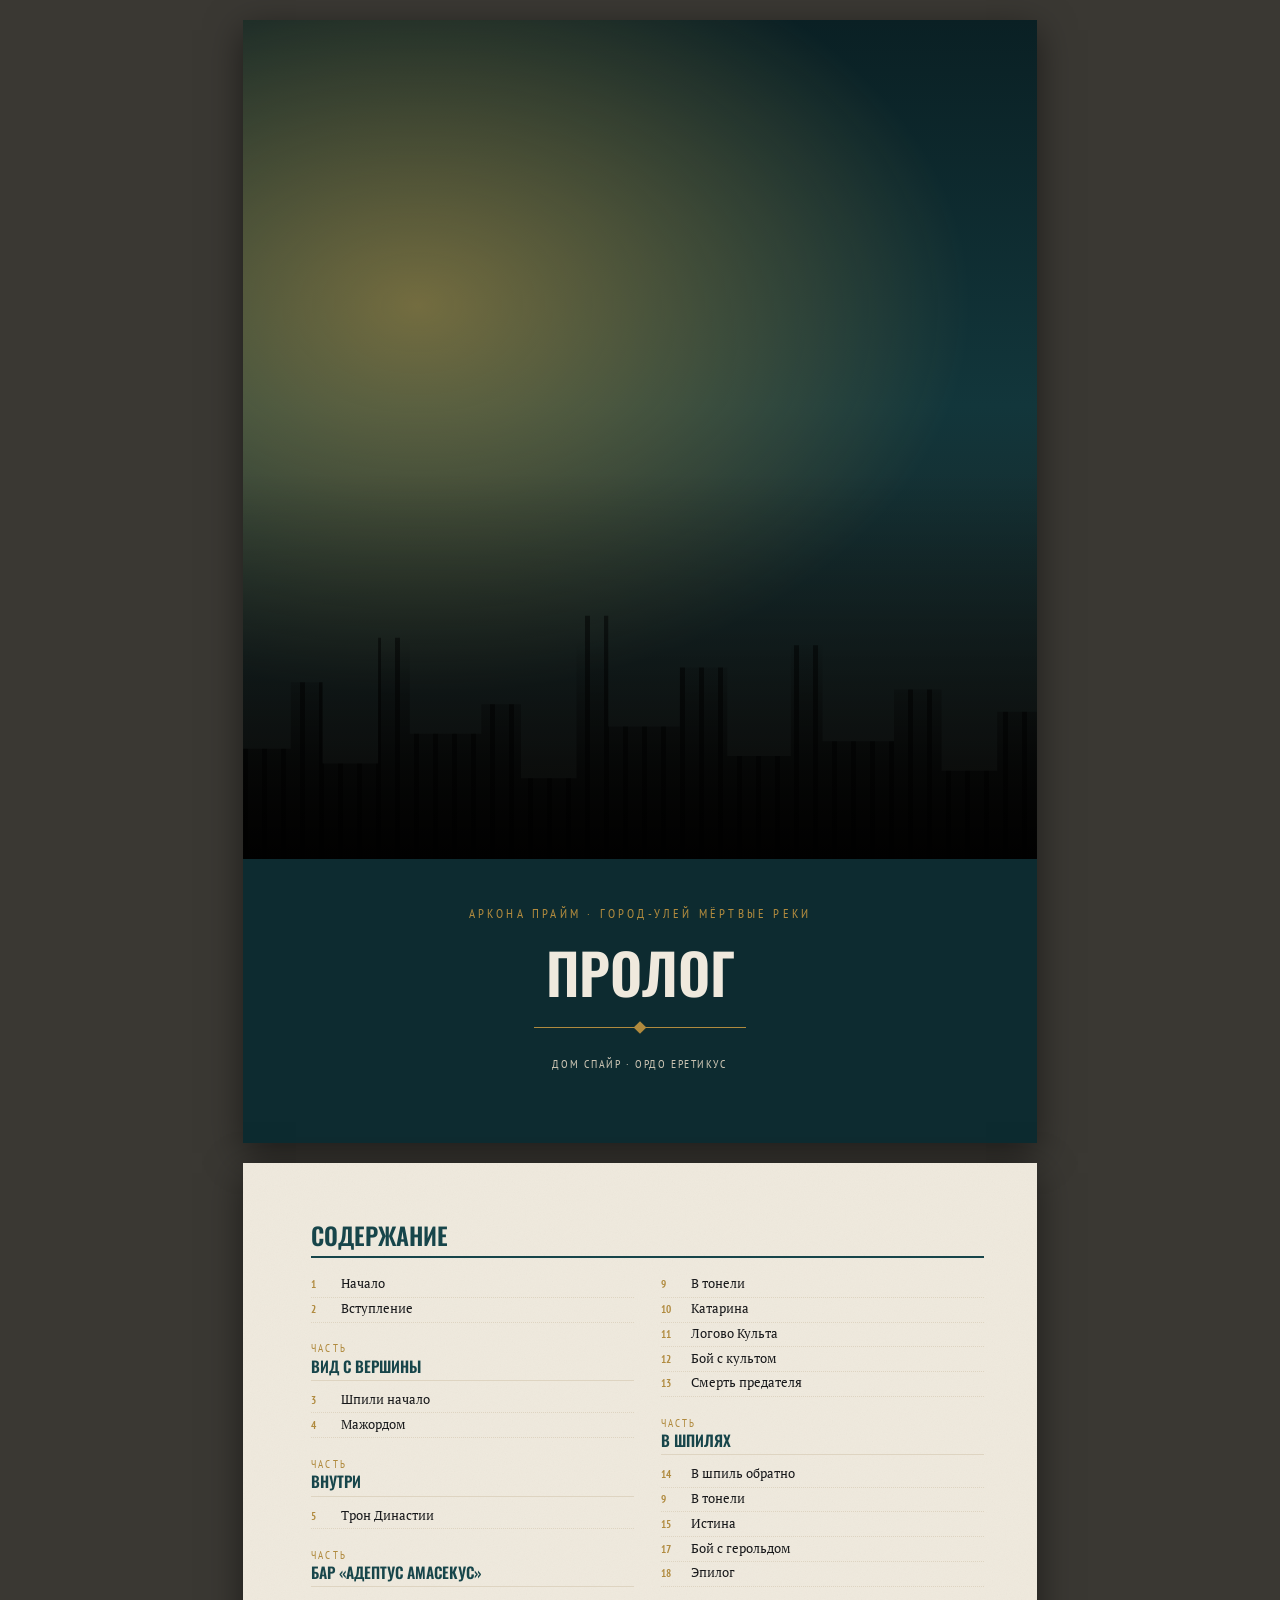
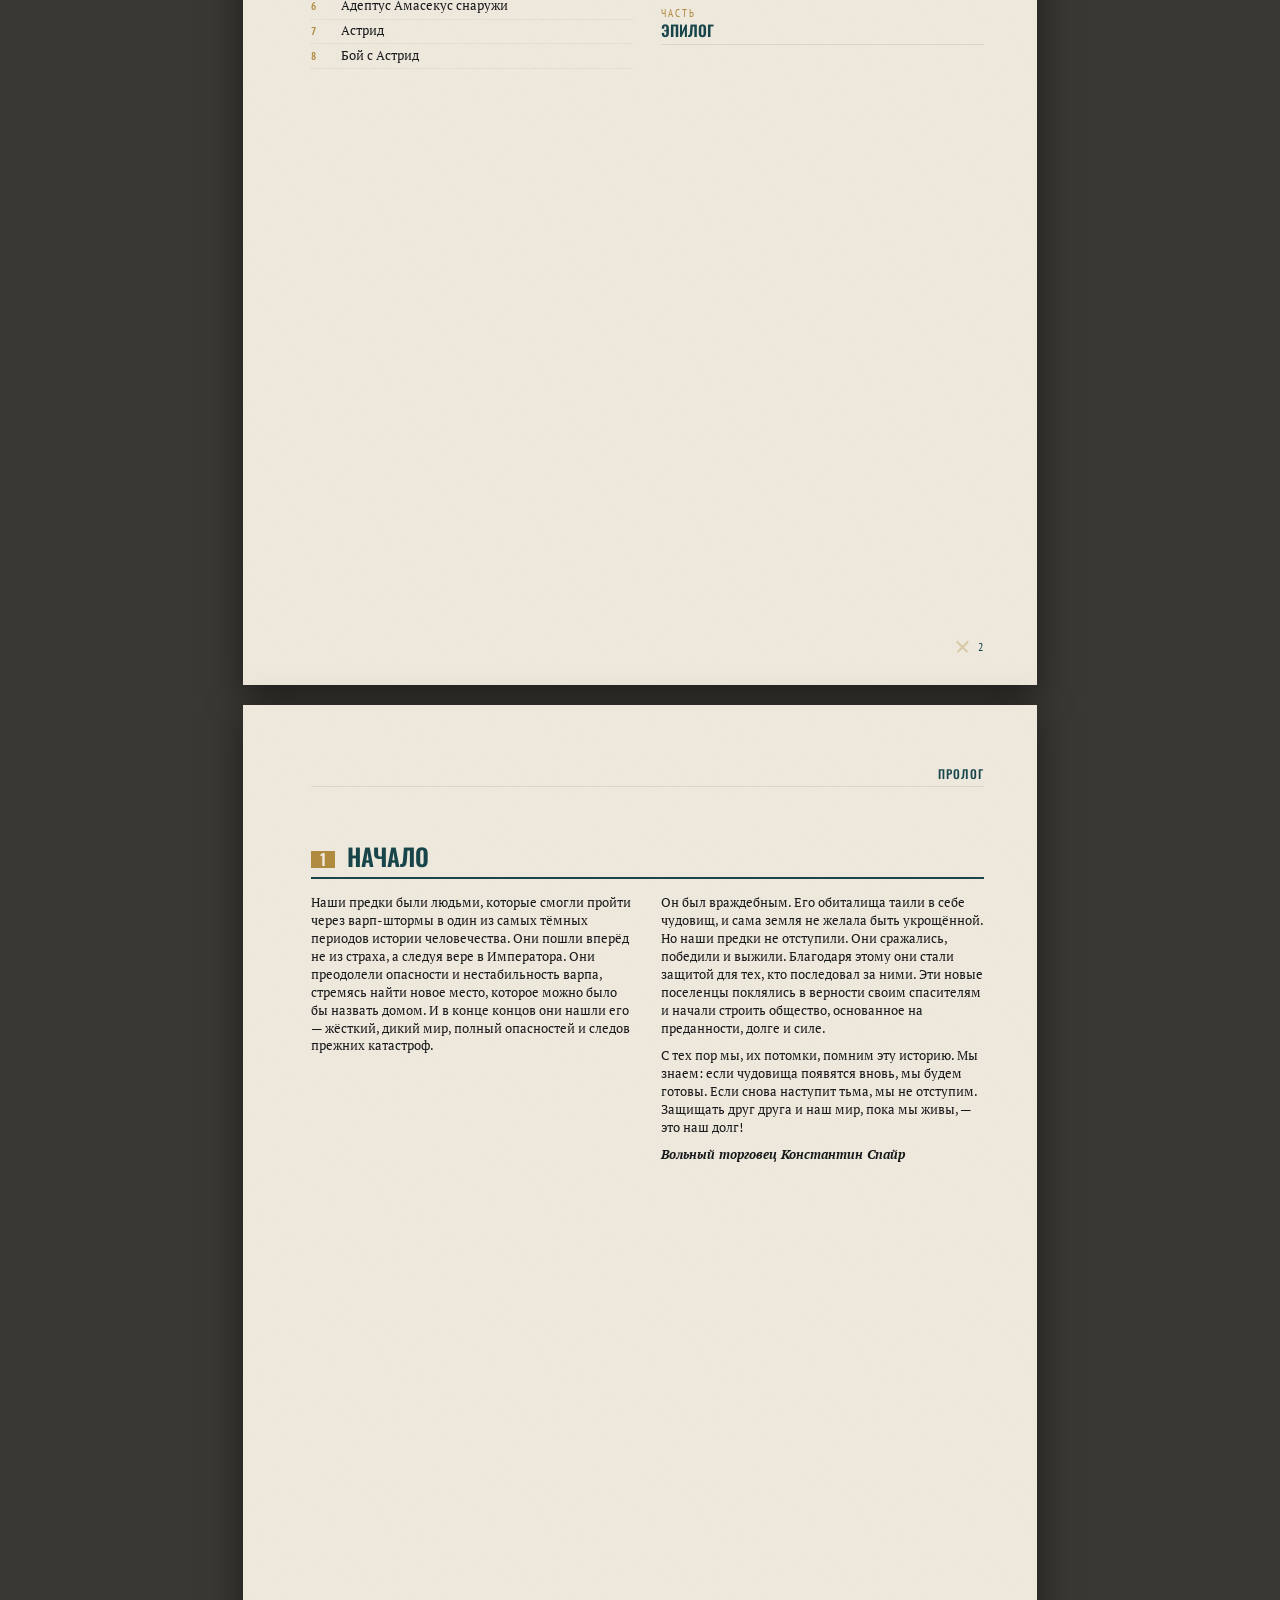
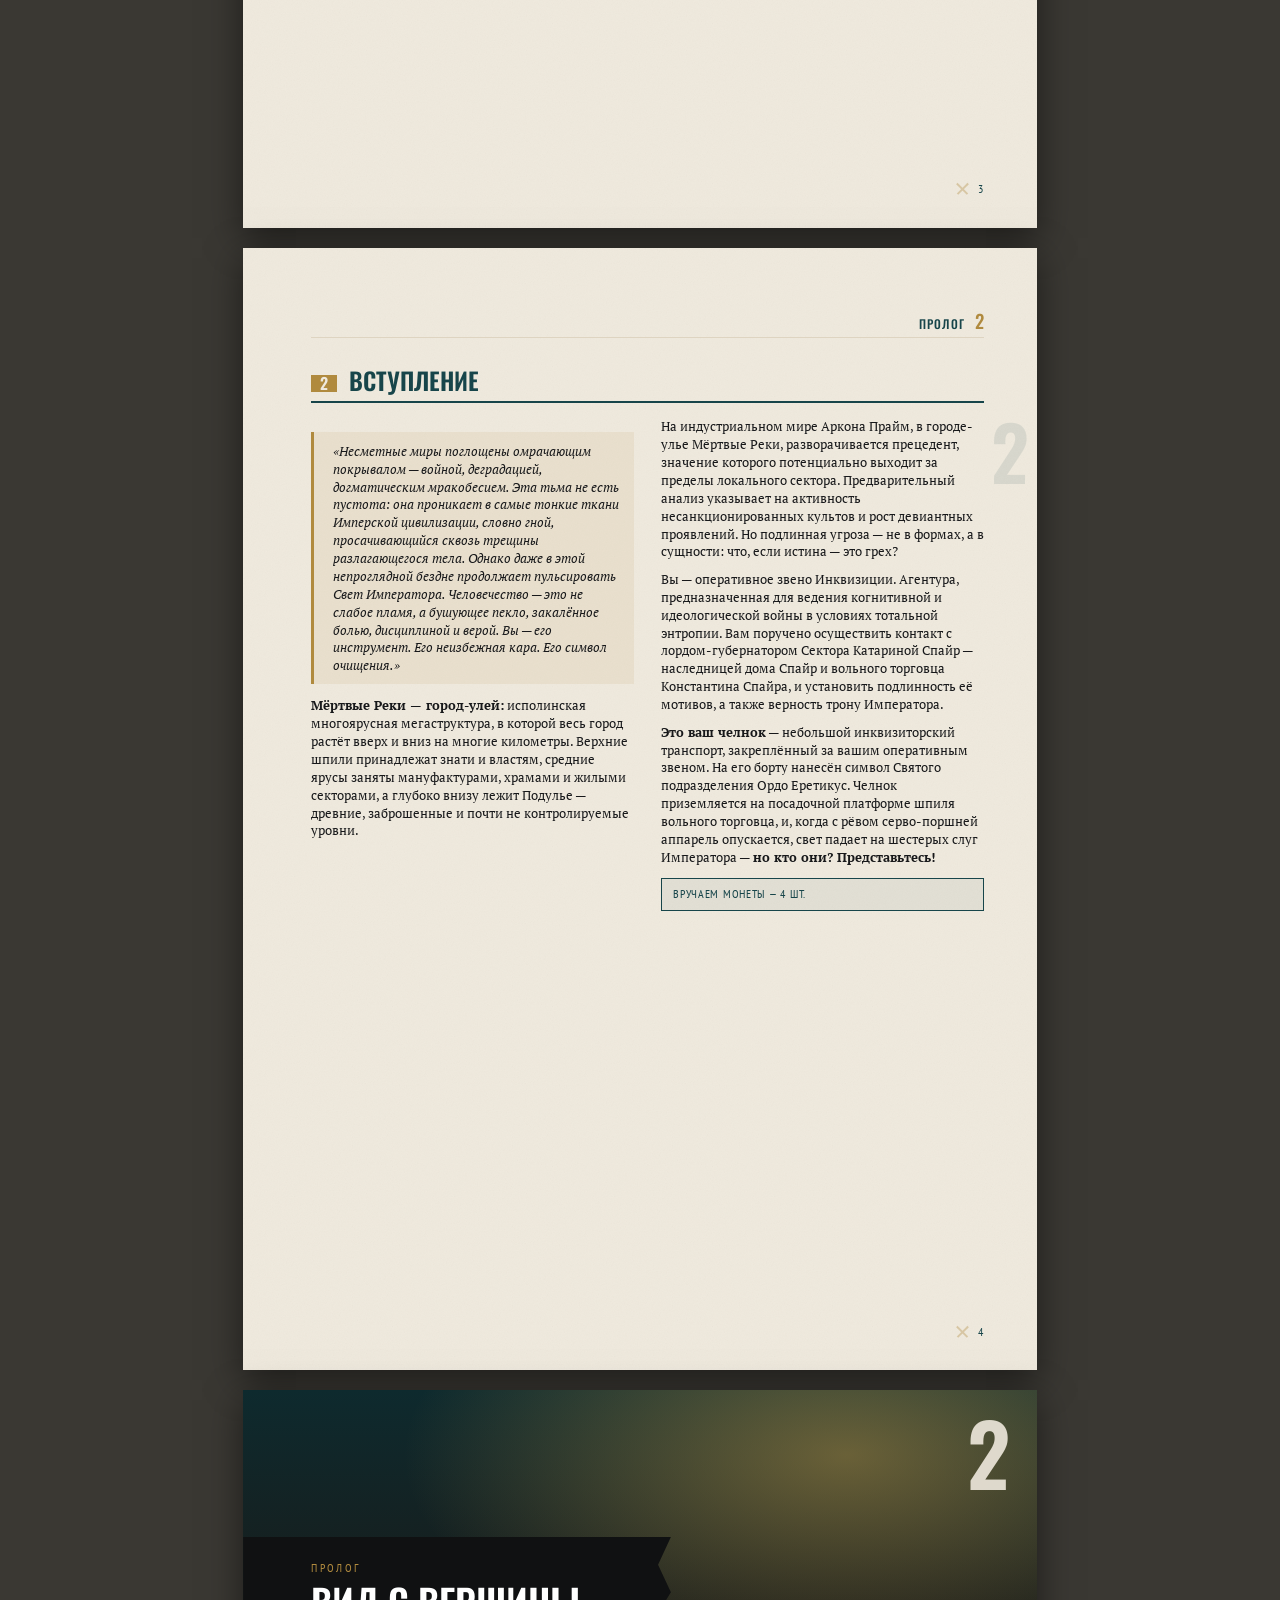
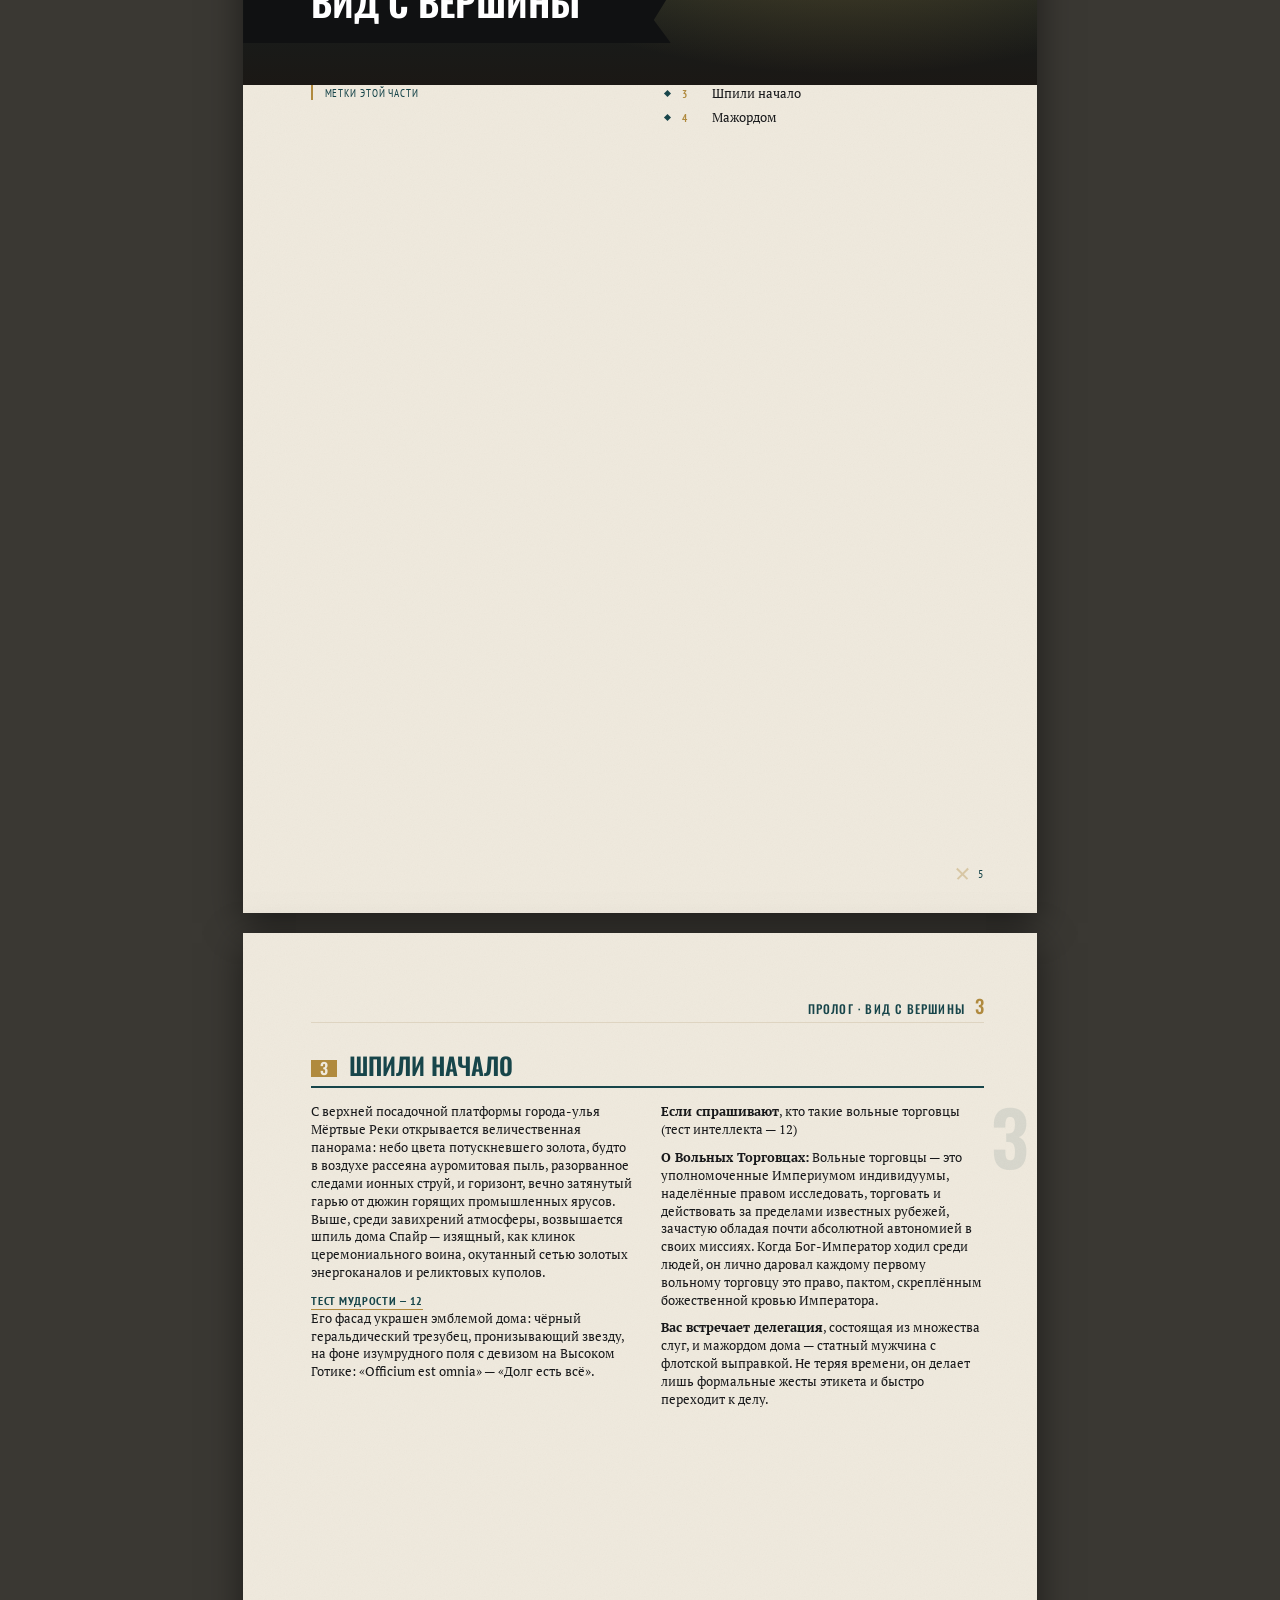
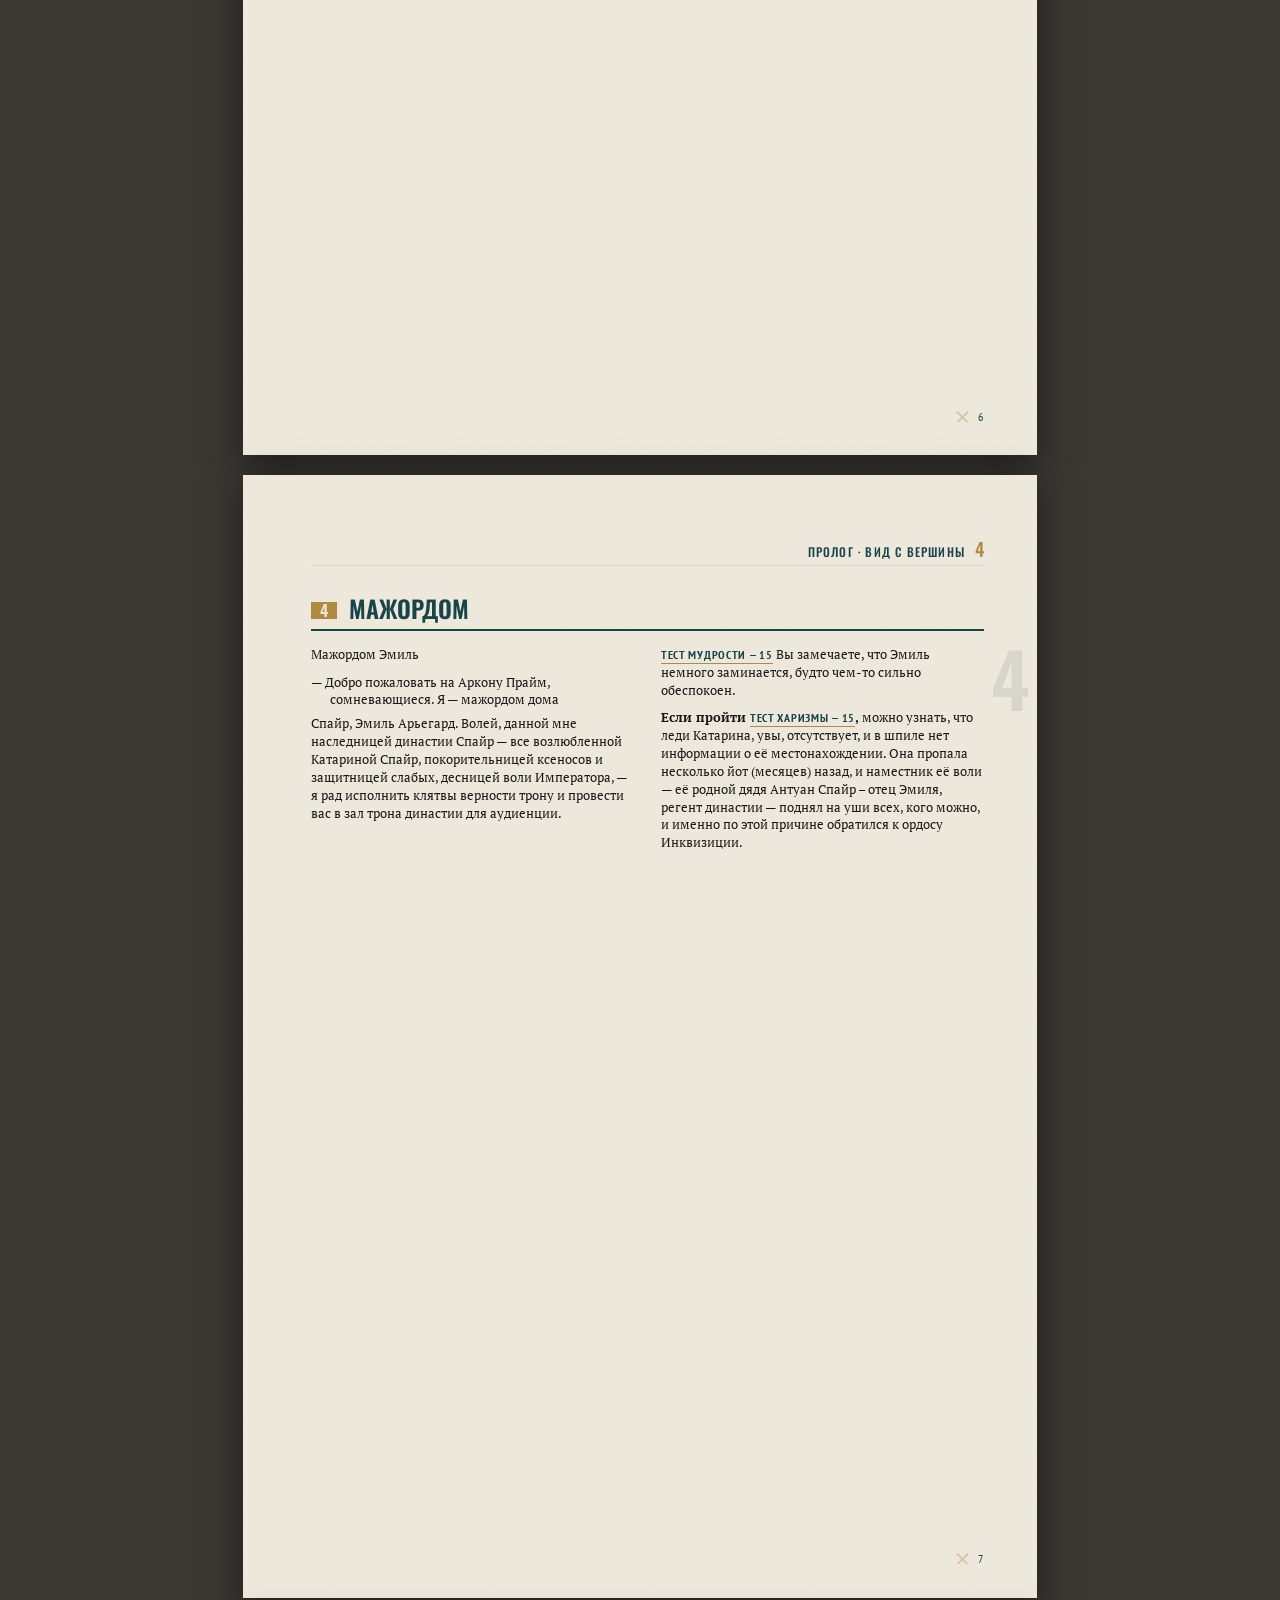
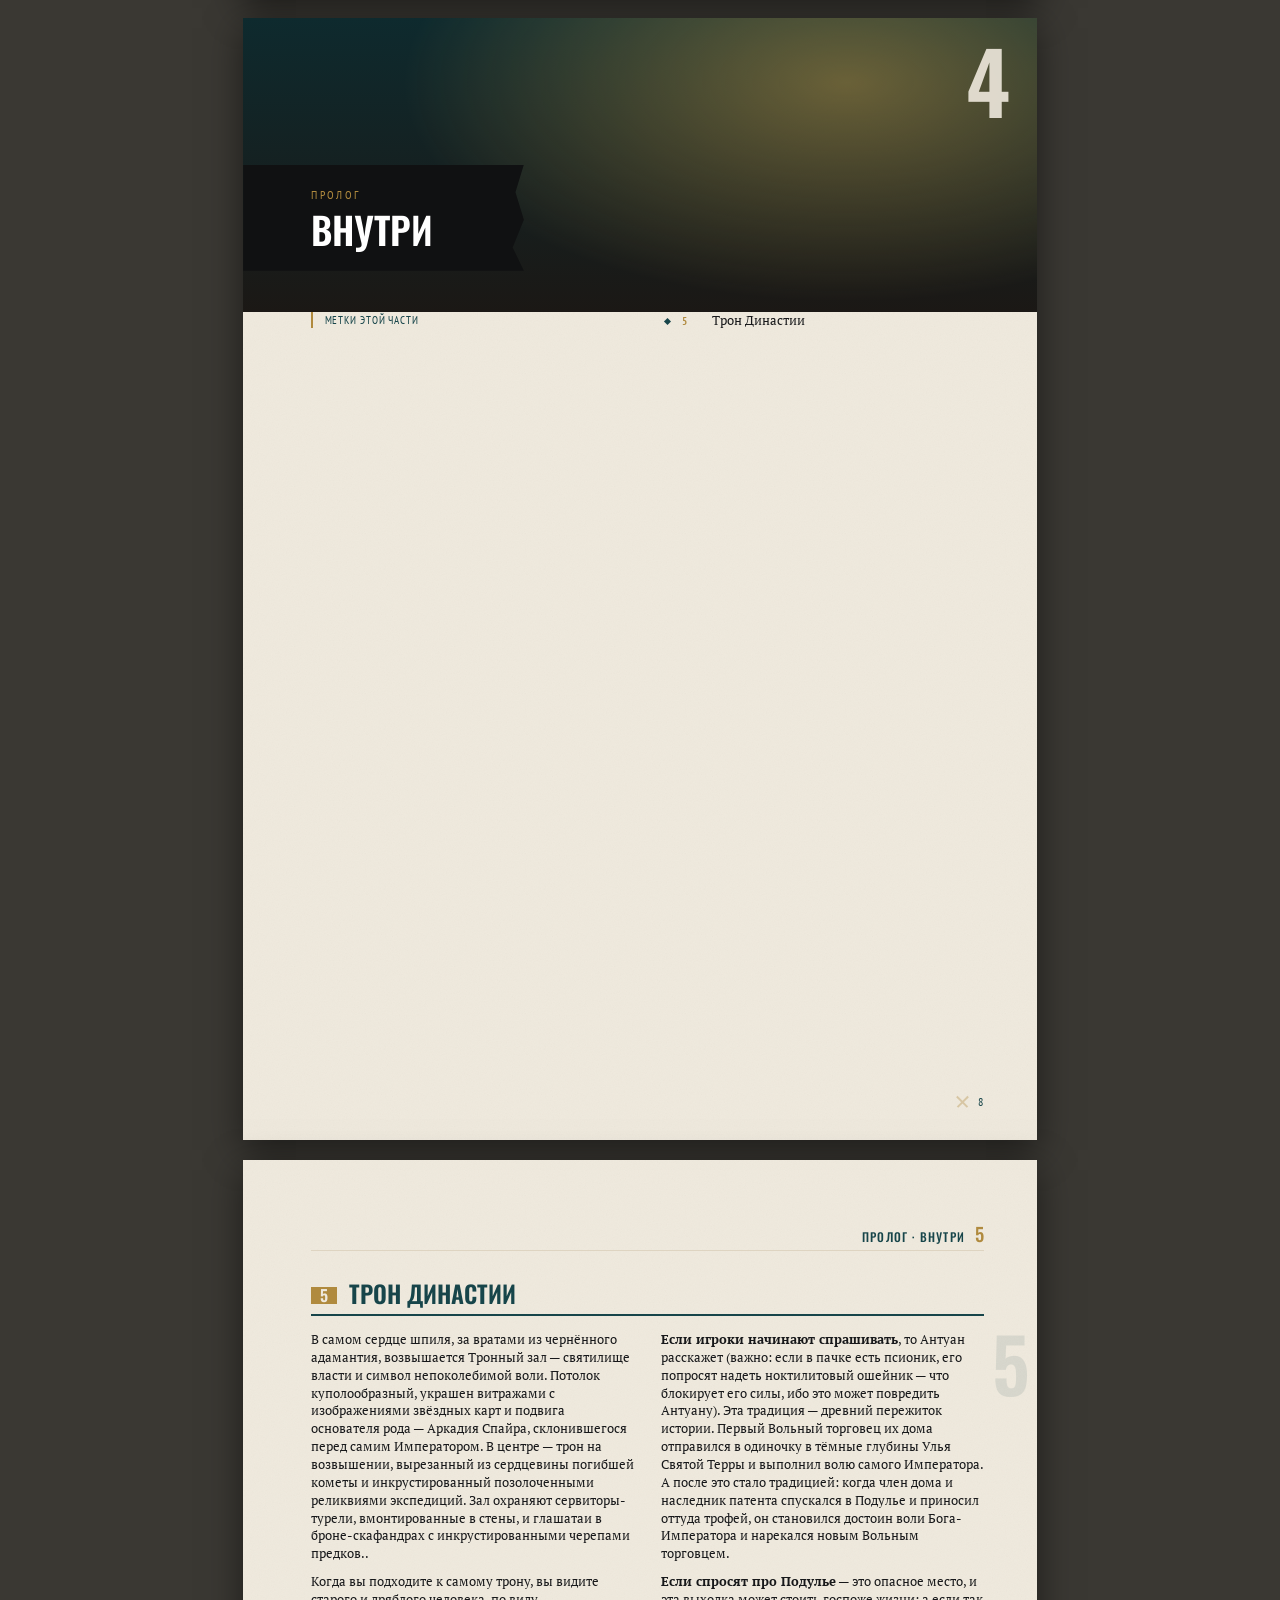
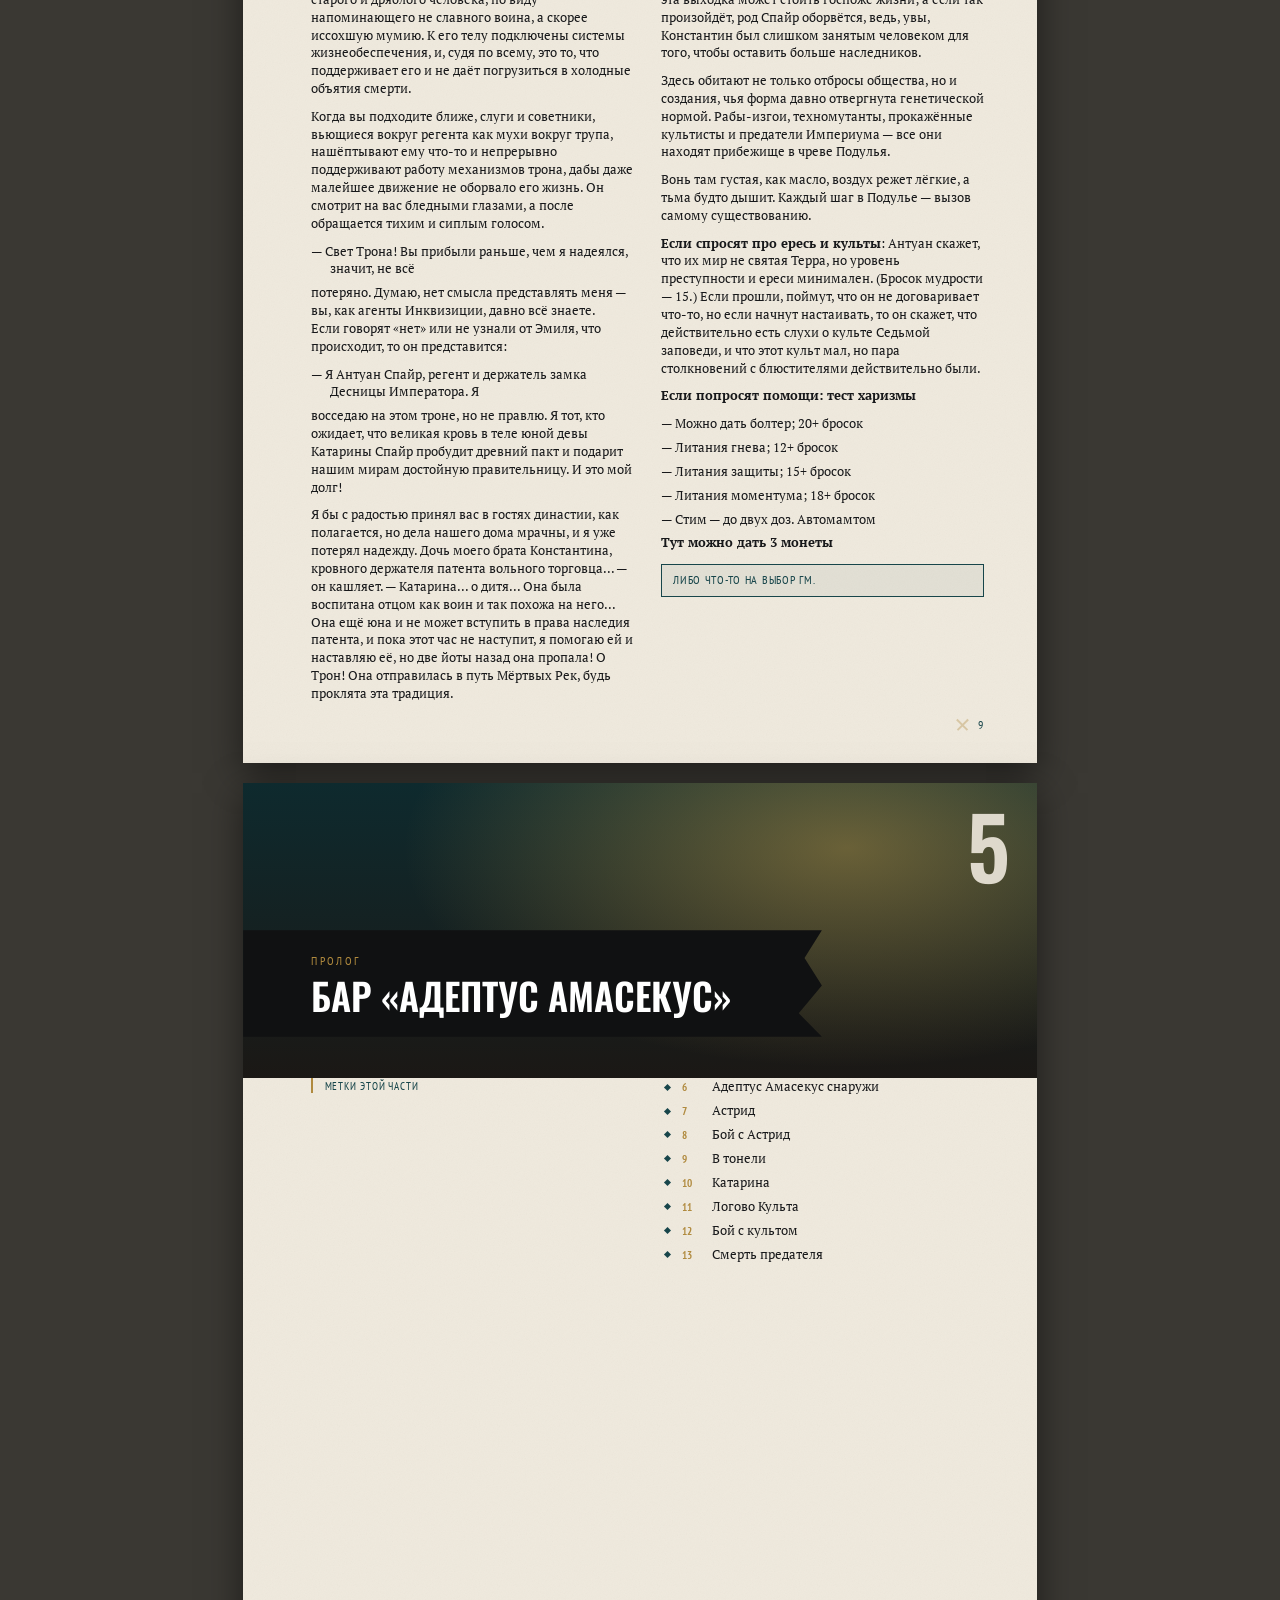
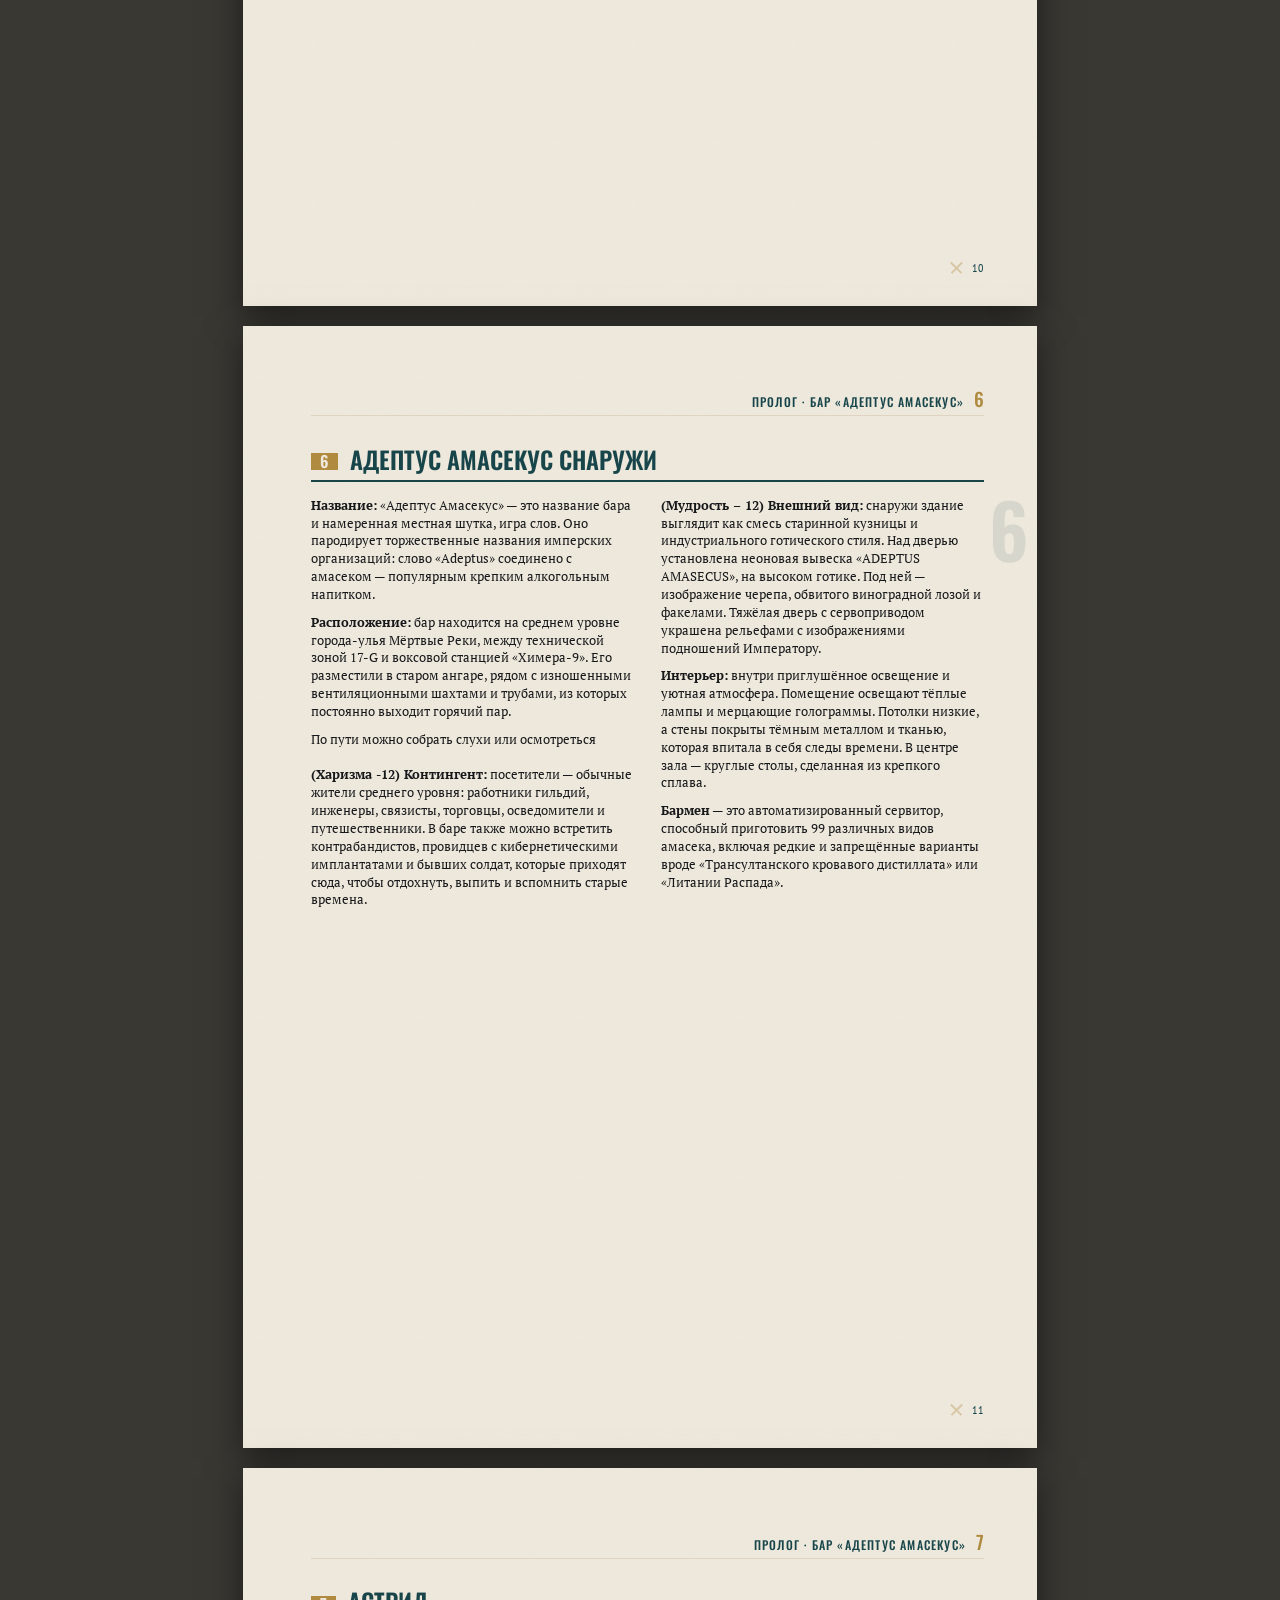
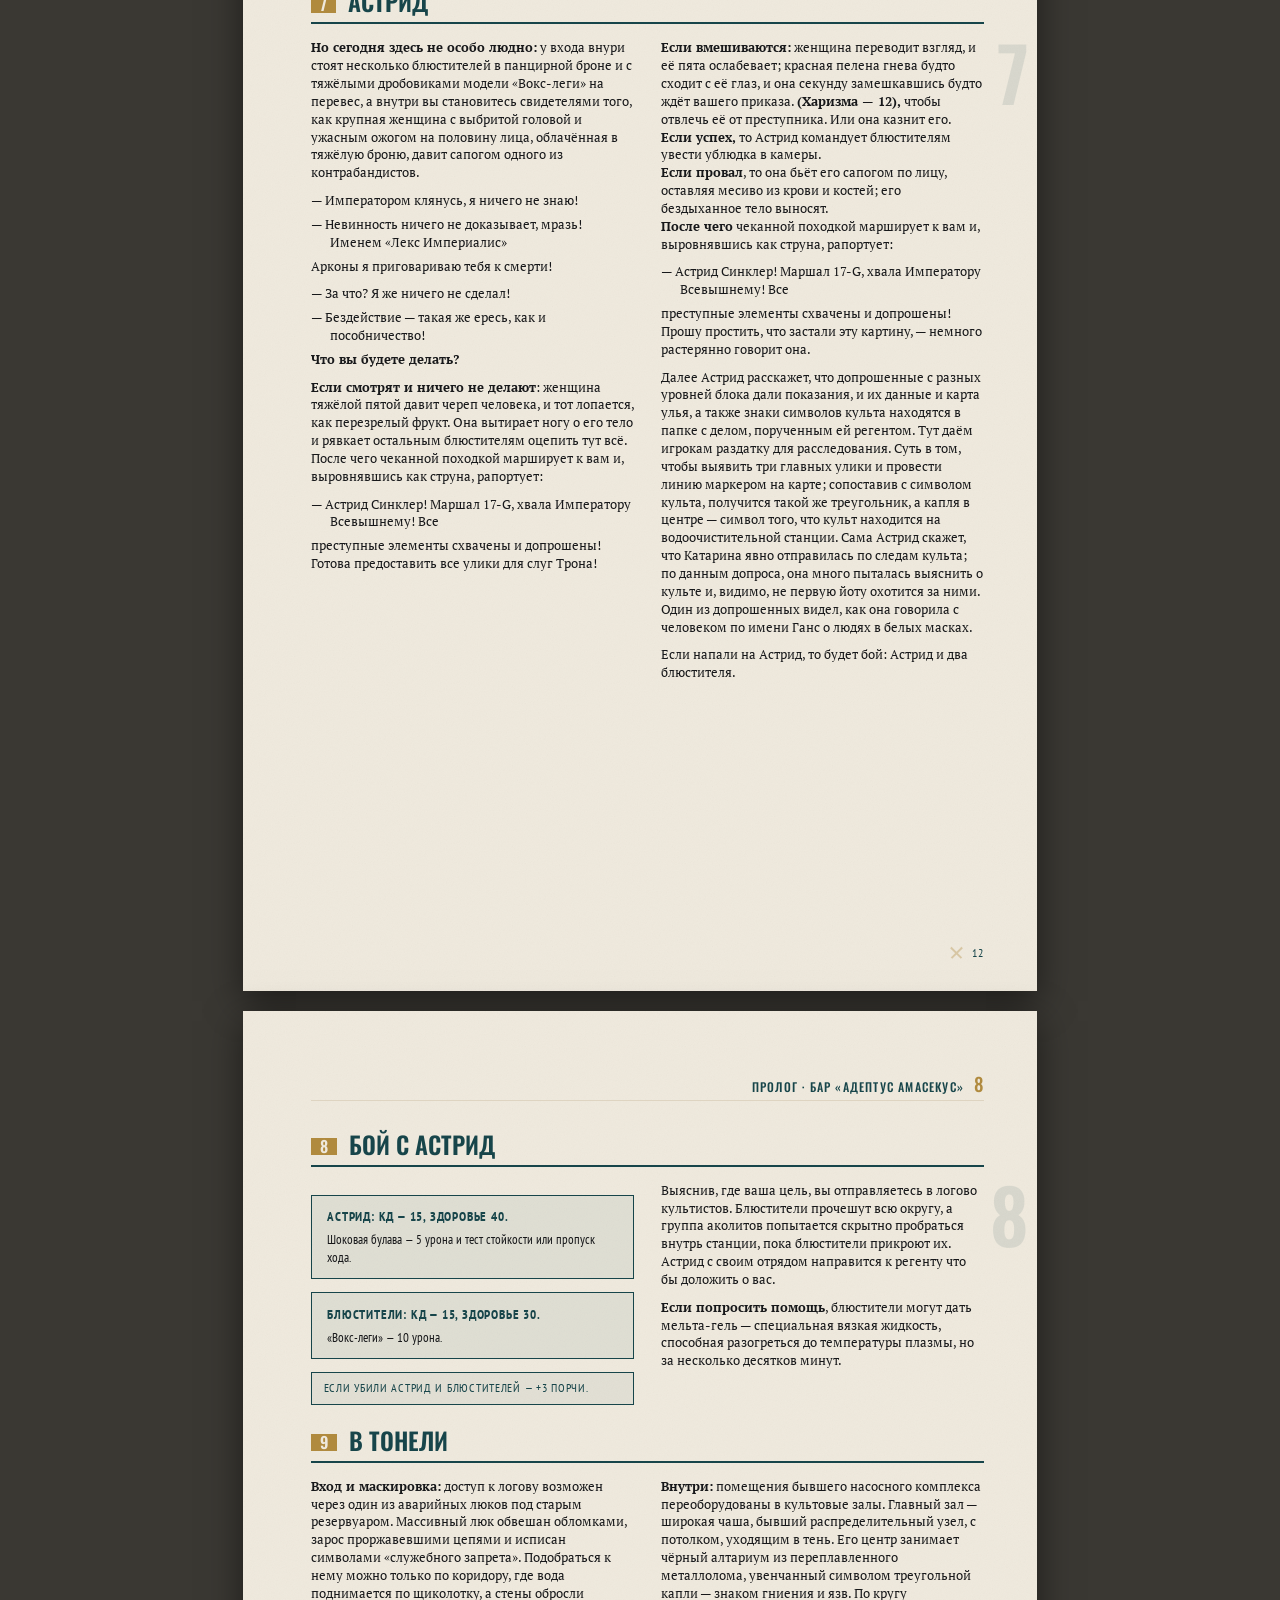
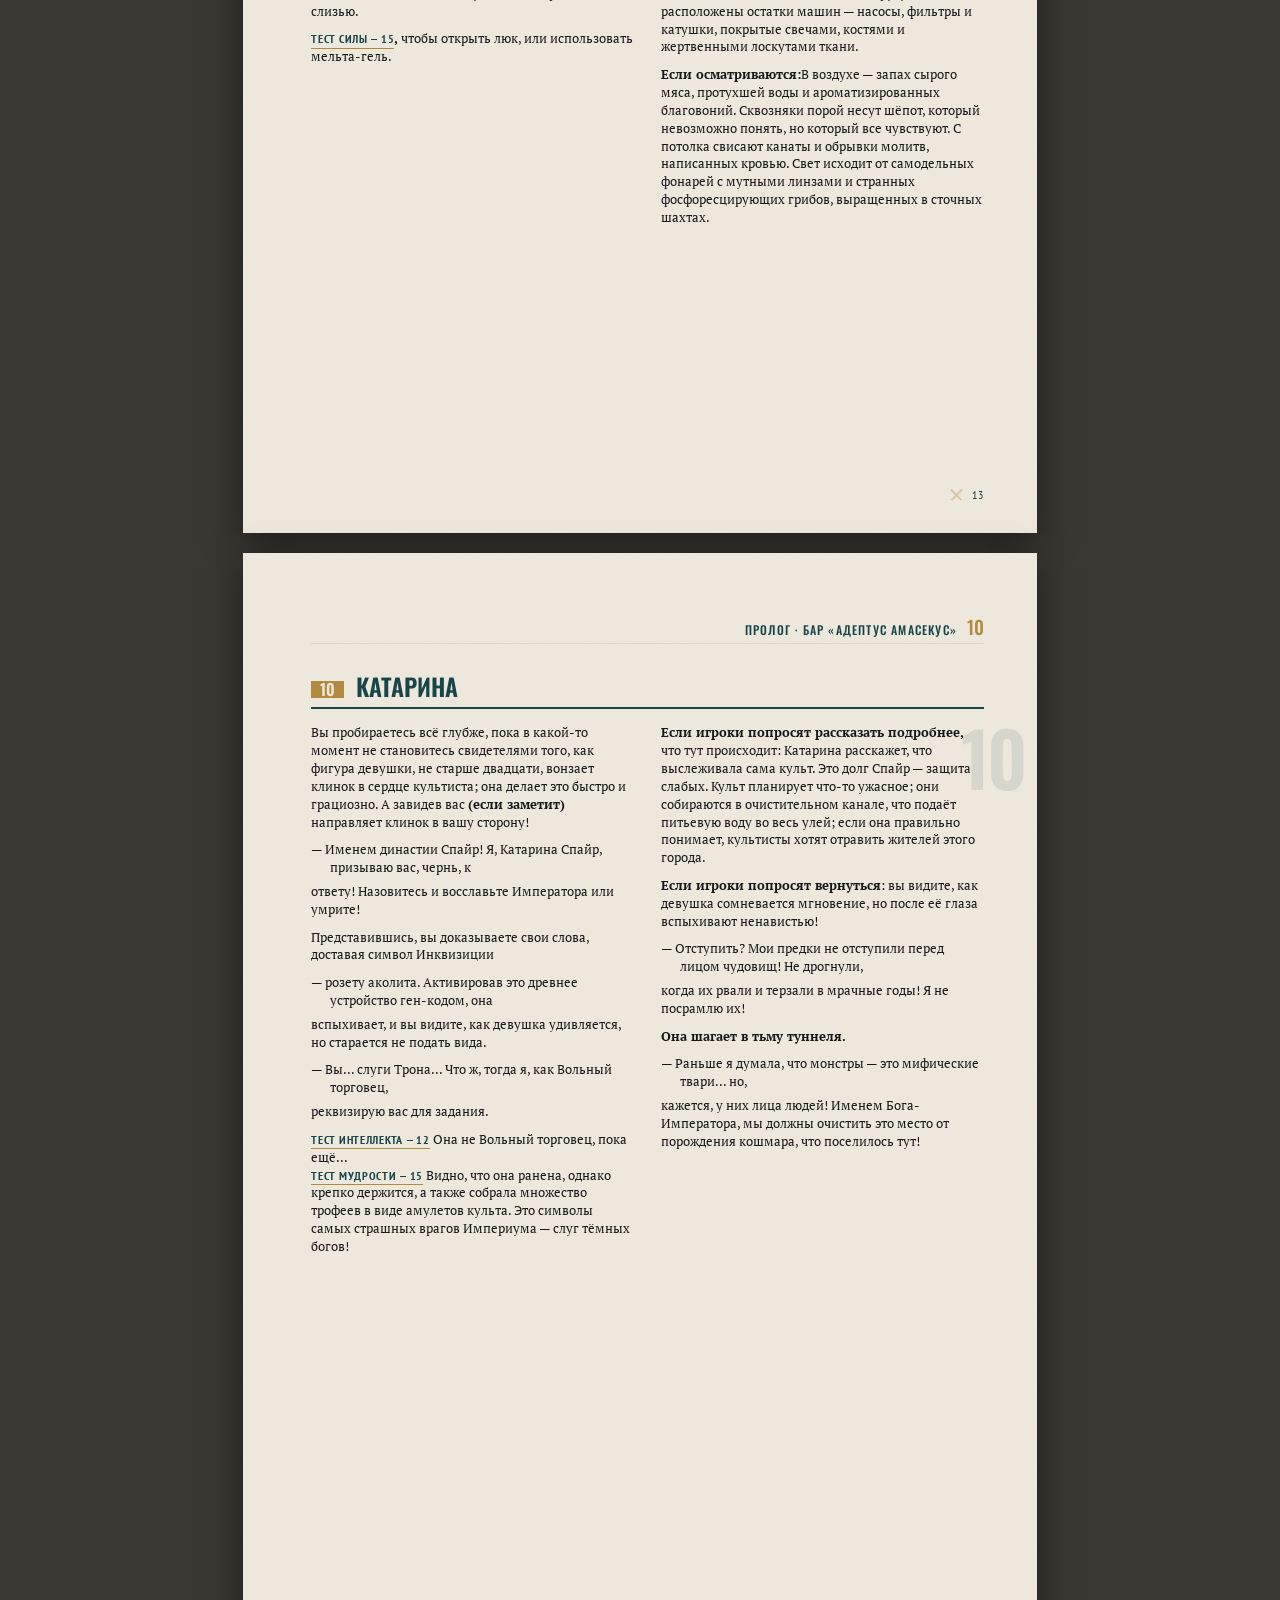
<file: assets/scenarios/prolog-verstka.html>
<!DOCTYPE html>
<html lang="ru"><head><meta charset="utf-8">
<meta name="viewport" content="width=device-width, initial-scale=1">
<title>Пролог — Аркона Прайм</title>
<link rel="preconnect" href="https://fonts.googleapis.com">
<link rel="preconnect" href="https://fonts.gstatic.com" crossorigin>
<link href="https://fonts.googleapis.com/css2?family=Oswald:wght@400;500;600&family=PT+Sans+Narrow:wght@400;700&family=PT+Serif:ital,wght@0,400;0,700;1,400;1,700&display=swap" rel="stylesheet">
<style>:root{
  --paper:#efe9dd; --paper-edge:#ded4c1; --ink:#17181a;
  --teal:#17454a; --teal-deep:#0d2b30; --brass:#b08a3e; --blood:#7d1f16;
  --display:"Oswald","PT Sans Narrow","Arial Narrow",sans-serif;
  --body:"PT Serif",Georgia,"Times New Roman",serif;
  --util:"PT Sans Narrow","Arial Narrow",sans-serif;
  --m-out:14mm; --m-in:18mm; --m-top:16mm; --m-bot:16mm;
}
*{box-sizing:border-box;}
html{background:#3a3833;}
body{margin:0;font-family:var(--body);color:var(--ink);font-size:10pt;line-height:1.34;counter-reset:folio;}

/* ---------- лист ---------- */
.sheet{
  position:relative;width:210mm;min-height:297mm;margin:20px auto;
  padding:var(--m-top) var(--m-out) var(--m-bot) var(--m-in);
  background:var(--paper);
  background-image:url("data:image/svg+xml;utf8,<svg xmlns='http://www.w3.org/2000/svg' width='160' height='160'><filter id='n'><feTurbulence type='fractalNoise' baseFrequency='0.85' numOctaves='3'/><feColorMatrix type='saturate' values='0'/></filter><rect width='160' height='160' filter='url(%23n)' opacity='0.055'/></svg>");
  box-shadow:0 10px 34px rgba(0,0,0,.5);overflow:hidden;counter-increment:folio;
}
.runhead{
  display:flex;justify-content:flex-end;align-items:baseline;gap:10px;
  font-family:var(--display);text-transform:uppercase;letter-spacing:.1em;
  font-size:9pt;color:var(--teal);font-weight:500;
  border-bottom:1px solid var(--paper-edge);padding-bottom:4px;margin-bottom:8mm;
}
.runhead .numeral{font-size:14pt;color:var(--brass);letter-spacing:0;}
.marginal{
  position:absolute;right:3mm;top:44mm;font-family:var(--display);font-weight:600;
  font-size:56pt;line-height:1;color:var(--teal);opacity:.1;letter-spacing:-.04em;pointer-events:none;z-index:0;
}
.folio{
  position:absolute;right:var(--m-out);bottom:8mm;
  font-family:var(--util);font-size:9pt;letter-spacing:.08em;color:var(--teal);
}
.folio::after{content:counter(folio);}
.folio::before{
  content:"";display:inline-block;width:15px;height:15px;margin-right:8px;
  vertical-align:-3px;opacity:.35;transform:rotate(45deg);
  background:linear-gradient(var(--brass),var(--brass)) center/100% 2px no-repeat,
             linear-gradient(var(--brass),var(--brass)) center/2px 100% no-repeat;
}

/* ---------- обложка ---------- */
.cover{padding:0;display:flex;flex-direction:column;background:var(--teal-deep);color:#efe9dd;}
.cover .art{
  flex:1;min-height:150mm;position:relative;overflow:hidden;
  background:radial-gradient(120% 80% at 22% 34%, rgba(214,168,74,.5) 0%, rgba(214,168,74,0) 58%),
             linear-gradient(#0a2024 0%, #12363b 46%, #1d1a16 100%);
}
.cover .art::after{content:"";position:absolute;inset:auto 0 0 0;height:46%;
  background:linear-gradient(transparent, rgba(0,0,0,.75));}
.cover .art .skyline{
  position:absolute;left:0;right:0;bottom:0;height:44%;
  background:repeating-linear-gradient(90deg, rgba(0,0,0,.5) 0 5px, transparent 5px 19px),
             linear-gradient(transparent 40%, rgba(0,0,0,.85));
  clip-path:polygon(0 70%,6% 70%,6% 52%,10% 52%,10% 74%,17% 74%,17% 40%,21% 40%,21% 66%,30% 66%,30% 58%,35% 58%,35% 78%,42% 78%,42% 34%,46% 34%,46% 64%,55% 64%,55% 48%,61% 48%,61% 72%,69% 72%,69% 42%,73% 42%,73% 68%,82% 68%,82% 54%,88% 54%,88% 76%,95% 76%,95% 60%,100% 60%,100% 100%,0 100%);
}
.cover .plate{padding:12mm var(--m-out) 18mm;text-align:center;}
.cover .eyebrow{font-family:var(--util);text-transform:uppercase;letter-spacing:.24em;
  font-size:10pt;color:var(--brass);margin-bottom:6mm;}
.cover h1{font-family:var(--display);font-weight:600;text-transform:uppercase;
  font-size:42pt;line-height:.98;margin:0;}
.cover .rule{width:56mm;height:1px;background:var(--brass);margin:7mm auto;position:relative;}
.cover .rule::after{content:"";position:absolute;left:50%;top:-4px;width:9px;height:9px;
  transform:translateX(-50%) rotate(45deg);background:var(--brass);}
.cover .tagline{font-family:var(--util);text-transform:uppercase;letter-spacing:.13em;
  font-size:9pt;color:#c9c2b1;line-height:1.7;max-width:130mm;margin:0 auto;}

/* ---------- открывающая страница части ---------- */
.opener .strip{
  height:78mm;margin:-16mm -14mm 0 -18mm;position:relative;
  background:radial-gradient(90% 120% at 76% 22%, rgba(214,168,74,.45), transparent 62%),
             linear-gradient(#0e2a2e,#1b1815);
}
.opener .banner{
  position:absolute;left:0;bottom:11mm;background:#101112;color:#fff;
  padding:6mm 24mm 6mm 18mm;
  clip-path:polygon(0 0,100% 0,97% 26%,100% 52%,96% 78%,100% 100%,0 100%);
}
.opener .banner .kicker{font-family:var(--util);text-transform:uppercase;letter-spacing:.2em;
  font-size:9pt;color:var(--brass);display:block;margin-bottom:2mm;}
.opener .banner h1{font-family:var(--display);font-weight:600;text-transform:uppercase;
  font-size:28pt;line-height:1;margin:0;}
.opener .big-numeral{position:absolute;right:7mm;top:5mm;font-family:var(--display);
  font-weight:600;font-size:64pt;color:#efe9dd;opacity:.9;line-height:1;}

/* ---------- колонки и текст ---------- */
.cols{column-count:2;column-gap:7mm;position:relative;z-index:1;}
.cols > *{break-inside:avoid-column;}
h2.loc{font-family:var(--display);font-weight:600;text-transform:uppercase;
  font-size:18pt;line-height:1.06;color:var(--teal);margin:0 0 4mm;
  padding-bottom:2mm;border-bottom:2px solid var(--teal);column-span:all;}
h3.npc{font-family:var(--display);font-weight:500;text-transform:uppercase;letter-spacing:.04em;
  font-size:12pt;color:var(--teal);margin:5mm 0 2mm;}
h4{font-family:var(--body);font-weight:700;font-size:10pt;margin:3.5mm 0 1.5mm;}
p{margin:0 0 2.6mm;}
p.meta{font-family:var(--util);text-transform:uppercase;letter-spacing:.08em;
  font-size:8.5pt;color:var(--teal);border-left:2px solid var(--brass);padding-left:3mm;}

/* строка проверки */
p.checkline{
  font-family:var(--util);font-weight:700;text-transform:uppercase;letter-spacing:.07em;
  font-size:9.5pt;color:var(--teal);border-top:1px solid var(--paper-edge);
  border-bottom:1px solid var(--paper-edge);padding:1.6mm 0 1.6mm 7mm;margin:3mm 0;position:relative;
}
p.checkline::before{content:"";position:absolute;left:1mm;top:2.6mm;width:7px;height:7px;
  transform:rotate(45deg);background:var(--brass);}

/* уровни успеха */
p.su{padding-left:6mm;text-indent:-6mm;margin-bottom:1.8mm;}
.su-key{font-family:var(--util);font-weight:700;color:var(--teal);
  text-transform:uppercase;letter-spacing:.05em;margin-right:2mm;}

/* списки */
ul.checks{list-style:none;margin:0 0 3mm;padding:0;}
ul.checks li{position:relative;padding-left:5.5mm;margin-bottom:1.6mm;}
ul.checks li::before{content:"";position:absolute;left:1mm;top:1.7mm;width:5px;height:5px;
  transform:rotate(45deg);background:var(--teal);}
ol.steps{margin:0 0 3mm;padding-left:6mm;}
ol.steps li{margin-bottom:1.6mm;}
ol.steps li::marker{font-family:var(--util);font-weight:700;color:var(--brass);}

/* читать игрокам */
.readaloud{margin:3.5mm 0;padding:3mm 4mm 2.4mm 5mm;border-left:3px solid var(--brass);
  background:rgba(176,138,62,.1);font-style:italic;}
.readaloud .tag{display:block;font-family:var(--util);font-style:normal;text-transform:uppercase;
  letter-spacing:.16em;font-size:8pt;color:var(--brass);margin-bottom:2mm;}
.readaloud p{margin-bottom:2mm;}

/* закрытая информация */
.gm{margin:3.5mm 0;}
.gm .tag{display:block;font-family:var(--util);text-transform:uppercase;letter-spacing:.16em;
  font-size:8pt;color:var(--teal);border-bottom:1px solid var(--paper-edge);
  padding-bottom:1mm;margin-bottom:2mm;}

/* раздаточный материал и машинные записи */
.handout{margin:3.5mm 0;padding:3mm 4mm;background:var(--teal-deep);color:#dfe6e2;
  border:1px solid var(--brass);position:relative;}
.handout::before,.handout::after{content:"";position:absolute;width:8px;height:8px;
  border:2px solid var(--brass);}
.handout::before{left:3px;top:3px;border-right:0;border-bottom:0;}
.handout::after{right:3px;bottom:3px;border-left:0;border-top:0;}
.handout p{font-family:var(--util);font-size:9pt;letter-spacing:.02em;line-height:1.45;margin-bottom:2mm;}
.handout p:last-child{margin-bottom:0;}

/* содержание */
.toc .cols{column-count:2;}
.toc-part{font-family:var(--display);text-transform:uppercase;font-size:11.5pt;color:var(--teal);
  font-weight:600;margin:5mm 0 2mm;border-bottom:1px solid var(--paper-edge);padding-bottom:1mm;
  break-inside:avoid;}
.toc-part span{display:block;font-family:var(--util);font-size:8pt;letter-spacing:.2em;
  color:var(--brass);font-weight:400;}
.toc-line{display:block;text-decoration:none;color:var(--ink);font-size:9.5pt;
  padding:.9mm 0;border-bottom:1px dotted var(--paper-edge);break-inside:avoid;}
.toc-line:hover{color:var(--teal);}

/* печать */
@page{size:A4;margin:0;}
@media print{
  html{background:#fff;}
  .sheet{margin:0;box-shadow:none;page-break-after:always;}
  .sheet:last-child{page-break-after:auto;}
  a{color:inherit;text-decoration:none;}
}
@media screen and (max-width:820px){
  .sheet{width:100%;min-height:auto;padding:16px;}
  .cols{column-count:1;}
  .marginal{display:none;}
}

/* разделитель разделов внутри одного листа */
.secbreak{column-span:all;height:0;margin:6mm 0 0;}
.secbreak + h2.loc{margin-top:0;}

/* --- дополнения под «Пролог» --- */
.cue-badge{
  display:inline-block;font-family:var(--display);font-weight:600;font-size:12pt;
  color:var(--paper);background:var(--brass);padding:0 2.4mm;margin-right:3mm;
  vertical-align:.4mm;letter-spacing:0;
}
.cue-n{
  display:inline-block;min-width:6mm;font-family:var(--util);font-weight:700;
  font-size:8.5pt;color:var(--brass);letter-spacing:.04em;margin-right:2mm;
}
.test{
  font-family:var(--util);font-weight:700;text-transform:uppercase;letter-spacing:.06em;
  font-size:9pt;color:var(--teal);white-space:nowrap;
  border-bottom:1px solid var(--brass);padding-bottom:.3mm;
}
.narration{
  margin:3.5mm 0;padding:3mm 4mm 2.4mm 5mm;border-left:3px solid var(--brass);
  background:rgba(176,138,62,.1);font-style:italic;
}
.narration p{margin:0;}
.attrib{text-align:right;font-style:italic;color:var(--teal);margin-top:-1mm;}
.speech{padding-left:5mm;text-indent:-5mm;margin-bottom:1.6mm;}
.gmnote{
  font-family:var(--util);font-size:9pt;text-transform:uppercase;letter-spacing:.06em;
  color:var(--teal);border:1px solid var(--teal);padding:2mm 3mm;margin:3mm 0;
  background:rgba(23,69,74,.06);
}
.profile{
  margin:3.5mm 0;padding:3mm 4mm;border:1px solid var(--teal);
  background:rgba(23,69,74,.07);
}
.profile p{font-family:var(--util);font-size:9.5pt;line-height:1.4;margin:0 0 1.4mm;}
.profile p:first-child{font-weight:700;text-transform:uppercase;letter-spacing:.06em;
  color:var(--teal);font-size:10pt;}
.profile p:last-child{margin-bottom:0;}
.toc-line .cue-n{color:var(--brass);}
</style></head><body>

<section class="sheet cover">
  <div class="art"><div class="skyline"></div></div>
  <div class="plate">
    <div class="eyebrow">Аркона Прайм · город-улей Мёртвые Реки</div>
    <h1>Пролог</h1>
    <div class="rule"></div>
    <p class="tagline">Дом Спайр · Ордо Еретикус</p>
  </div>
</section>

<section class="sheet toc">
  <h2 class="loc">Содержание</h2>
  <div class="cols"><a class="toc-line" href="#s1"><span class="cue-n">1</span>Начало</a><a class="toc-line" href="#s2"><span class="cue-n">2</span>Вступление</a><div class="toc-part"><span>Часть</span>Вид с вершины</div><a class="toc-line" href="#s4"><span class="cue-n">3</span>Шпили начало</a><a class="toc-line" href="#s5"><span class="cue-n">4</span>Мажордом</a><div class="toc-part"><span>Часть</span>Внутри</div><a class="toc-line" href="#s7"><span class="cue-n">5</span>Трон Династии</a><div class="toc-part"><span>Часть</span>Бар «Адептус Амасекус»</div><a class="toc-line" href="#s9"><span class="cue-n">6</span>Адептус Амасекус снаружи</a><a class="toc-line" href="#s10"><span class="cue-n">7</span>Астрид</a><a class="toc-line" href="#s11"><span class="cue-n">8</span>Бой с Астрид</a><a class="toc-line" href="#s12"><span class="cue-n">9</span>В тонели</a><a class="toc-line" href="#s13"><span class="cue-n">10</span>Катарина</a><a class="toc-line" href="#s14"><span class="cue-n">11</span>Логово Культа</a><a class="toc-line" href="#s15"><span class="cue-n">12</span>Бой с культом</a><a class="toc-line" href="#s16"><span class="cue-n">13</span>Смерть предателя</a><div class="toc-part"><span>Часть</span>В шпилях</div><a class="toc-line" href="#s18"><span class="cue-n">14</span>В шпиль обратно</a><a class="toc-line" href="#s19"><span class="cue-n">9</span>В тонели</a><a class="toc-line" href="#s20"><span class="cue-n">15</span>Истина</a><a class="toc-line" href="#s21"><span class="cue-n">17</span>Бой с герольдом</a><a class="toc-line" href="#s22"><span class="cue-n">18</span>Эпилог</a><div class="toc-part"><span>Часть</span>Эпилог</div></div>
  <div class="folio"></div>
</section>

<section class="sheet">
<div class="runhead"><span>Пролог</span></div>
<div class="cols">
<p></p>
<div class="secbreak" id="s1"></div>
<h2 class="loc"><span class="cue-badge">1</span>Начало</h2>
<p>Наши предки были людьми, которые смогли пройти через варп-штормы в один из самых тёмных периодов истории человечества. Они пошли вперёд не из страха, а следуя вере в Императора. Они преодолели опасности и нестабильность варпа, стремясь найти новое место, которое можно было бы назвать домом. И в конце концов они нашли его — жёсткий, дикий мир, полный опасностей и следов прежних катастроф.</p>
<p>Он был враждебным. Его обиталища таили в себе чудовищ, и сама земля не желала быть укрощённой. Но наши предки не отступили. Они сражались, победили и выжили. Благодаря этому они стали защитой для тех, кто последовал за ними. Эти новые поселенцы поклялись в верности своим спасителям и начали строить общество, основанное на преданности, долге и силе.</p>
<p>С тех пор мы, их потомки, помним эту историю. Мы знаем: если чудовища появятся вновь, мы будем готовы. Если снова наступит тьма, мы не отступим. Защищать друг друга и наш мир, пока мы живы, — это наш долг!</p>
<p><strong><em>Вольный торговец Константин Спайр</strong></em></p>
</div>
<div class="folio"></div>
</section>
<section class="sheet" id="s2">
<div class="runhead"><span>Пролог</span><span class="numeral">2</span></div>
<div class="marginal">2</div>
<div class="cols">
<h2 class="loc"><span class="cue-badge">2</span>Вступление</h2>
<div class="narration"><p>«Несметные миры поглощены омрачающим покрывалом — войной, деградацией, догматическим мракобесием. Эта тьма не есть пустота: она проникает в самые тонкие ткани Имперской цивилизации, словно гной, просачивающийся сквозь трещины разлагающегося тела. Однако даже в этой непроглядной бездне продолжает пульсировать Свет Императора. Человечество — это не слабое пламя, а бушующее пекло, закалённое болью, дисциплиной и верой. Вы — его инструмент. Его неизбежная кара. Его символ очищения.»</p></div>
<p><strong>Мёртвые Реки — город-улей:</strong> исполинская многоярусная мегаструктура, в которой весь город растёт вверх и вниз на многие километры. Верхние шпили принадлежат знати и властям, средние ярусы заняты мануфактурами, храмами и жилыми секторами, а глубоко внизу лежит Подулье — древние, заброшенные и почти не контролируемые уровни.</p>
<p>На индустриальном мире Аркона Прайм, в городе-улье Мёртвые Реки, разворачивается прецедент, значение которого потенциально выходит за пределы локального сектора. Предварительный анализ указывает на активность несанкционированных культов и рост девиантных проявлений. Но подлинная угроза — не в формах, а в сущности: что, если истина — это грех?</p>
<p>Вы — оперативное звено Инквизиции. Агентура, предназначенная для ведения когнитивной и идеологической войны в условиях тотальной энтропии. Вам поручено осуществить контакт с лордом-губернатором Сектора Катариной Спайр — наследницей дома Спайр и вольного торговца Константина Спайра, и установить подлинность её мотивов, а также верность трону Императора.</p>
<p><strong>Это ваш челнок</strong> — небольшой инквизиторский транспорт, закреплённый за вашим оперативным звеном. На его борту нанесён символ Святого подразделения Ордо Еретикус. Челнок приземляется на посадочной платформе шпиля вольного торговца, и, когда с рёвом серво-поршней аппарель опускается, свет падает на шестерых слуг Императора — <strong>но кто они? Представьтесь!</strong></p>
<p class="gmnote">Вручаем монеты — 4 шт.</p>
</div>
<div class="folio"></div>
</section>
<section class="sheet opener">
<div class="strip"><div class="big-numeral">2</div><div class="banner"><span class="kicker">Пролог</span><h1>Вид с вершины</h1></div></div>
<div class="cols lead"><p class="meta">Метки этой части</p><ul class="checks"><li><span class="cue-n">3</span>Шпили начало</li><li><span class="cue-n">4</span>Мажордом</li></ul></div>
<div class="folio"></div></section>
<span id="s3"></span>
<section class="sheet" id="s4">
<div class="runhead"><span>Пролог · Вид с вершины</span><span class="numeral">3</span></div>
<div class="marginal">3</div>
<div class="cols">
<h2 class="loc"><span class="cue-badge">3</span>Шпили начало</h2>
<p>С верхней посадочной платформы города-улья Мёртвые Реки открывается величественная панорама: небо цвета потускневшего золота, будто в воздухе рассеяна ауромитовая пыль, разорванное следами ионных струй, и горизонт, вечно затянутый гарью от дюжин горящих промышленных ярусов. Выше, среди завихрений атмосферы, возвышается шпиль дома Спайр — изящный, как клинок церемониального воина, окутанный сетью золотых энергоканалов и реликтовых куполов.</p>
<p><strong><span class="test">Тест мудрости — 12</span></strong><br>Его фасад украшен эмблемой дома: чёрный геральдический трезубец, пронизывающий звезду, на фоне изумрудного поля с девизом на Высоком Готике: «Officium est omnia» — «Долг есть всё».</p>
<p><strong>Если спрашивают</strong>, кто такие вольные торговцы (тест интеллекта — 12)</p>
<p><strong>О Вольных Торговцах:</strong> Вольные торговцы — это уполномоченные Империумом индивидуумы, наделённые правом исследовать, торговать и действовать за пределами известных рубежей, зачастую обладая почти абсолютной автономией в своих миссиях. Когда Бог-Император ходил среди людей, он лично даровал каждому первому вольному торговцу это право, пактом, скреплённым божественной кровью Императора.</p>
<p><strong>Вас встречает делегация</strong>, состоящая из множества слуг, и мажордом дома — статный мужчина с флотской выправкой. Не теряя времени, он делает лишь формальные жесты этикета и быстро переходит к делу.</p>
</div>
<div class="folio"></div>
</section>
<section class="sheet" id="s5">
<div class="runhead"><span>Пролог · Вид с вершины</span><span class="numeral">4</span></div>
<div class="marginal">4</div>
<div class="cols">
<h2 class="loc"><span class="cue-badge">4</span>Мажордом</h2>
<p>Мажордом Эмиль</p>
<p class="speech">— Добро пожаловать на Аркону Прайм, сомневающиеся. Я — мажордом дома</p>
<p>Спайр, Эмиль Арьегард. Волей, данной мне наследницей династии Спайр — все возлюбленной Катариной Спайр, покорительницей ксеносов и защитницей слабых, десницей воли Императора, — я рад исполнить клятвы верности трону и провести вас в зал трона династии для аудиенции.</p>
<p><strong><span class="test">Тест мудрости — 15</span></strong> Вы замечаете, что Эмиль немного заминается, будто чем-то сильно обеспокоен.</p>
<p><strong>Если пройти <span class="test">тест Харизмы — 15</span>,</strong> можно узнать, что леди Катарина, увы, отсутствует, и в шпиле нет информации о её местонахождении. Она пропала несколько йот (месяцев) назад, и наместник её воли — её родной дядя Антуан Спайр – отец Эмиля, регент династии — поднял на уши всех, кого можно, и именно по этой причине обратился к ордосу Инквизиции.</p>
</div>
<div class="folio"></div>
</section>
<section class="sheet opener">
<div class="strip"><div class="big-numeral">4</div><div class="banner"><span class="kicker">Пролог</span><h1>Внутри</h1></div></div>
<div class="cols lead"><p class="meta">Метки этой части</p><ul class="checks"><li><span class="cue-n">5</span>Трон Династии</li></ul></div>
<div class="folio"></div></section>
<span id="s6"></span>
<section class="sheet" id="s7">
<div class="runhead"><span>Пролог · Внутри</span><span class="numeral">5</span></div>
<div class="marginal">5</div>
<div class="cols">
<h2 class="loc"><span class="cue-badge">5</span>Трон Династии</h2>
<p>В самом сердце шпиля, за вратами из чернённого адамантия, возвышается Тронный зал — святилище власти и символ непоколебимой воли. Потолок куполообразный, украшен витражами с изображениями звёздных карт и подвига основателя рода — Аркадия Спайра, склонившегося перед самим Императором. В центре — трон на возвышении, вырезанный из сердцевины погибшей кометы и инкрустированный позолоченными реликвиями экспедиций. Зал охраняют сервиторы-турели, вмонтированные в стены, и глашатаи в броне-скафандрах с инкрустированными черепами предков..</p>
<p>Когда вы подходите к самому трону, вы видите старого и дряблого человека, по виду напоминающего не славного воина, а скорее иссохшую мумию. К его телу подключены системы жизнеобеспечения, и, судя по всему, это то, что поддерживает его и не даёт погрузиться в холодные объятия смерти.</p>
<p>Когда вы подходите ближе, слуги и советники, вьющиеся вокруг регента как мухи вокруг трупа, нашёптывают ему что-то и непрерывно поддерживают работу механизмов трона, дабы даже малейшее движение не оборвало его жизнь. Он смотрит на вас бледными глазами, а после обращается тихим и сиплым голосом.</p>
<p class="speech">— Свет Трона! Вы прибыли раньше, чем я надеялся, значит, не всё</p>
<p>потеряно. Думаю, нет смысла представлять меня — вы, как агенты Инквизиции, давно всё знаете.<br>Если говорят «нет» или не узнали от Эмиля, что происходит, то он представится:</p>
<p class="speech">— Я Антуан Спайр, регент и держатель замка Десницы Императора. Я</p>
<p>восседаю на этом троне, но не правлю. Я тот, кто ожидает, что великая кровь в теле юной девы Катарины Спайр пробудит древний пакт и подарит нашим мирам достойную правительницу. И это мой долг!</p>
<p>Я бы с радостью принял вас в гостях династии, как полагается, но дела нашего дома мрачны, и я уже потерял надежду. Дочь моего брата Константина, кровного держателя патента вольного торговца... — он кашляет. — Катарина... о дитя... Она была воспитана отцом как воин и так похожа на него... Она ещё юна и не может вступить в права наследия патента, и пока этот час не наступит, я помогаю ей и наставляю её, но две йоты назад она пропала! О Трон! Она отправилась в путь Мёртвых Рек, будь проклята эта традиция.</p>
<p><strong>Если игроки начинают спрашивать</strong>, то Антуан расскажет (важно: если в пачке есть псионик, его попросят надеть ноктилитовый ошейник — что блокирует его силы, ибо это может повредить Антуану). Эта традиция — древний пережиток истории. Первый Вольный торговец их дома отправился в одиночку в тёмные глубины Улья Святой Терры и выполнил волю самого Императора. А после это стало традицией: когда член дома и наследник патента спускался в Подулье и приносил оттуда трофей, он становился достоин воли Бога-Императора и нарекался новым Вольным торговцем.</p>
<p><strong>Если спросят про Подулье</strong> — это опасное место, и эта выходка может стоить госпоже жизни; а если так произойдёт, род Спайр оборвётся, ведь, увы, Константин был слишком занятым человеком для того, чтобы оставить больше наследников.</p>
<p>Здесь обитают не только отбросы общества, но и создания, чья форма давно отвергнута генетической нормой. Рабы-изгои, техномутанты, прокажённые культисты и предатели Империума — все они находят прибежище в чреве Подулья.</p>
<p>Вонь там густая, как масло, воздух режет лёгкие, а тьма будто дышит. Каждый шаг в Подулье — вызов самому существованию.</p>
<p><strong>Если спросят про ересь и культы</strong>: Антуан скажет, что их мир не святая Терра, но уровень преступности и ереси минимален. (Бросок мудрости — 15.) Если прошли, поймут, что он не договаривает что-то, но если начнут настаивать, то он скажет, что действительно есть слухи о культе Седьмой заповеди, и что этот культ мал, но пара столкновений с блюстителями действительно были.</p>
<p><strong>Если попросят помощи: тест харизмы</strong></p>
<p class="speech">— Можно дать болтер; 20+ бросок</p>
<p class="speech">— Литания гнева; 12+ бросок</p>
<p class="speech">— Литания защиты; 15+ бросок</p>
<p class="speech">— Литания моментума; 18+ бросок</p>
<p class="speech">— Стим — до двух доз. Автомамтом</p>
<p><strong>Тут можно дать 3 монеты</strong></p>
<p class="gmnote">Либо что-то на выбор ГМ.</p>
</div>
<div class="folio"></div>
</section>
<section class="sheet opener">
<div class="strip"><div class="big-numeral">5</div><div class="banner"><span class="kicker">Пролог</span><h1>Бар «Адептус Амасекус»</h1></div></div>
<div class="cols lead"><p class="meta">Метки этой части</p><ul class="checks"><li><span class="cue-n">6</span>Адептус Амасекус снаружи</li><li><span class="cue-n">7</span>Астрид</li><li><span class="cue-n">8</span>Бой с Астрид</li><li><span class="cue-n">9</span>В тонели</li><li><span class="cue-n">10</span>Катарина</li><li><span class="cue-n">11</span>Логово Культа</li><li><span class="cue-n">12</span>Бой с культом</li><li><span class="cue-n">13</span>Смерть предателя</li></ul></div>
<div class="folio"></div></section>
<span id="s8"></span>
<section class="sheet" id="s9">
<div class="runhead"><span>Пролог · Бар «Адептус Амасекус»</span><span class="numeral">6</span></div>
<div class="marginal">6</div>
<div class="cols">
<h2 class="loc"><span class="cue-badge">6</span>Адептус Амасекус снаружи</h2>
<p><strong>Название:</strong> «Адептус Амасекус» — это название бара и намеренная местная шутка, игра слов. Оно пародирует торжественные названия имперских организаций: слово «Adeptus» соединено с амасеком — популярным крепким алкогольным напитком.</p>
<p><strong>Расположение:</strong> бар находится на среднем уровне города-улья Мёртвые Реки, между технической зоной 17-G и воксовой станцией «Химера-9». Его разместили в старом ангаре, рядом с изношенными вентиляционными шахтами и трубами, из которых постоянно выходит горячий пар.</p>
<p>По пути можно собрать слухи или осмотреться<br><br><strong>(Харизма -12) Контингент:</strong> посетители — обычные жители среднего уровня: работники гильдий, инженеры, связисты, торговцы, осведомители и путешественники. В баре также можно встретить контрабандистов, провидцев с кибернетическими имплантатами и бывших солдат, которые приходят сюда, чтобы отдохнуть, выпить и вспомнить старые времена.</p>
<p><strong>(Мудрость – 12) Внешний вид:</strong> снаружи здание выглядит как смесь старинной кузницы и индустриального готического стиля. Над дверью установлена неоновая вывеска «ADEPTUS AMASECUS», на высоком готике. Под ней — изображение черепа, обвитого виноградной лозой и факелами. Тяжёлая дверь с сервоприводом украшена рельефами с изображениями подношений Императору.</p>
<p><strong>Интерьер:</strong> внутри приглушённое освещение и уютная атмосфера. Помещение освещают тёплые лампы и мерцающие голограммы. Потолки низкие, а стены покрыты тёмным металлом и тканью, которая впитала в себя следы времени. В центре зала — круглые столы, сделанная из крепкого сплава.</p>
<p><strong>Бармен</strong> — это автоматизированный сервитор, способный приготовить 99 различных видов амасека, включая редкие и запрещённые варианты вроде «Трансултанского кровавого дистиллата» или «Литании Распада».</p>
</div>
<div class="folio"></div>
</section>
<section class="sheet" id="s10">
<div class="runhead"><span>Пролог · Бар «Адептус Амасекус»</span><span class="numeral">7</span></div>
<div class="marginal">7</div>
<div class="cols">
<h2 class="loc"><span class="cue-badge">7</span>Астрид</h2>
<p><strong>Но сегодня здесь не особо людно:</strong> у входа внури стоят несколько блюстителей в панцирной броне и с тяжёлыми дробовиками модели «Вокс-леги» на перевес, а внутри вы становитесь свидетелями того, как крупная женщина с выбритой головой и ужасным ожогом на половину лица, облачённая в тяжёлую броню, давит сапогом одного из контрабандистов.</p>
<p class="speech">— Императором клянусь, я ничего не знаю!</p>
<p class="speech">— Невинность ничего не доказывает, мразь! Именем «Лекс Империалис»</p>
<p>Арконы я приговариваю тебя к смерти!</p>
<p class="speech">— За что? Я же ничего не сделал!</p>
<p class="speech">— Бездействие — такая же ересь, как и пособничество!</p>
<p><strong>Что вы будете делать?</strong></p>
<p><strong>Если смотрят и ничего не делают</strong>: женщина тяжёлой пятой давит череп человека, и тот лопается, как перезрелый фрукт. Она вытирает ногу о его тело и рявкает остальным блюстителям оцепить тут всё. После чего чеканной походкой марширует к вам и, выровнявшись как струна, рапортует:</p>
<p class="speech">— Астрид Синклер! Маршал 17-G, хвала Императору Всевышнему! Все</p>
<p>преступные элементы схвачены и допрошены! Готова предоставить все улики для слуг Трона!</p>
<p><strong>Если вмешиваются:</strong> женщина переводит взгляд, и её пята ослабевает; красная пелена гнева будто сходит с её глаз, и она секунду замешкавшись будто ждёт вашего приказа. <strong>(Харизма — 12),</strong> чтобы отвлечь её от преступника. Или она казнит его.<br><strong>Если успех,</strong> то Астрид командует блюстителям увести ублюдка в камеры.<br><strong>Если провал</strong>, то она бьёт его сапогом по лицу, оставляя месиво из крови и костей; его бездыханное тело выносят.<br><strong>После чего</strong> чеканной походкой марширует к вам и, выровнявшись как струна, рапортует:</p>
<p class="speech">— Астрид Синклер! Маршал 17-G, хвала Императору Всевышнему! Все</p>
<p>преступные элементы схвачены и допрошены! Прошу простить, что застали эту картину, — немного растерянно говорит она.</p>
<p>Далее Астрид расскажет, что допрошенные с разных уровней блока дали показания, и их данные и карта улья, а также знаки символов культа находятся в папке с делом, порученным ей регентом. Тут даём игрокам раздатку для расследования. Суть в том, чтобы выявить три главных улики и провести линию маркером на карте; сопоставив с символом культа, получится такой же треугольник, а капля в центре — символ того, что культ находится на водоочистительной станции. Сама Астрид скажет, что Катарина явно отправилась по следам культа; по данным допроса, она много пыталась выяснить о культе и, видимо, не первую йоту охотится за ними. Один из допрошенных видел, как она говорила с человеком по имени Ганс о людях в белых масках.</p>
<p>Если напали на Астрид, то будет бой: Астрид и два блюстителя.</p>
</div>
<div class="folio"></div>
</section>
<section class="sheet" id="s11">
<div class="runhead"><span>Пролог · Бар «Адептус Амасекус»</span><span class="numeral">8</span></div>
<div class="marginal">8</div>
<div class="cols">
<h2 class="loc"><span class="cue-badge">8</span>Бой с Астрид</h2>
<div class="profile"><p><strong>Астрид: КД — 15, здоровье 40.</strong></p><p>Шоковая булава — 5 урона и тест стойкости или пропуск хода.</p></div>
<div class="profile"><p><strong>Блюстители: КД — 15, здоровье 30.</strong></p><p>«Вокс-леги» — 10 урона.</p></div>
<p class="gmnote">Если убили Астрид и блюстителей — +3 порчи.</p>
<p>Выяснив, где ваша цель, вы отправляетесь в логово культистов. Блюстители прочешут всю округу, а группа аколитов попытается скрытно пробраться внутрь станции, пока блюстители прикроют их. Астрид с своим отрядом направится к регенту что бы доложить о вас.</p>
<p><strong>Если попросить помощь</strong>, блюстители могут дать мельта-гель — специальная вязкая жидкость, способная разогреться до температуры плазмы, но за несколько десятков минут.</p>
<div class="secbreak" id="s12"></div>
<h2 class="loc"><span class="cue-badge">9</span>В тонели</h2>
<p><strong>Вход и маскировка:</strong> доступ к логову возможен через один из аварийных люков под старым резервуаром. Массивный люк обвешан обломками, зарос проржавевшими цепями и исписан символами «служебного запрета». Подобраться к нему можно только по коридору, где вода поднимается по щиколотку, а стены обросли слизью.</p>
<p><strong><span class="test">Тест силы — 15</span>,</strong> чтобы открыть люк, или использовать мельта-гель.</p>
<p><strong>Внутри:</strong> помещения бывшего насосного комплекса переоборудованы в культовые залы. Главный зал — широкая чаша, бывший распределительный узел, с потолком, уходящим в тень. Его центр занимает чёрный алтариум из переплавленного металлолома, увенчанный символом треугольной капли — знаком гниения и язв. По кругу расположены остатки машин — насосы, фильтры и катушки, покрытые свечами, костями и жертвенными лоскутами ткани.</p>
<p><strong>Если осматриваются:</strong>В воздухе — запах сырого мяса, протухшей воды и ароматизированных благовоний. Сквозняки порой несут шёпот, который невозможно понять, но который все чувствуют. С потолка свисают канаты и обрывки молитв, написанных кровью. Свет исходит от самодельных фонарей с мутными линзами и странных фосфоресцирующих грибов, выращенных в сточных шахтах.</p>
</div>
<div class="folio"></div>
</section>
<section class="sheet" id="s13">
<div class="runhead"><span>Пролог · Бар «Адептус Амасекус»</span><span class="numeral">10</span></div>
<div class="marginal">10</div>
<div class="cols">
<h2 class="loc"><span class="cue-badge">10</span>Катарина</h2>
<p>Вы пробираетесь всё глубже, пока в какой-то момент не становитесь свидетелями того, как фигура девушки, не старше двадцати, вонзает клинок в сердце культиста; она делает это быстро и грациозно. А завидев вас <strong>(если заметит)</strong> направляет клинок в вашу сторону!</p>
<p class="speech">— Именем династии Спайр! Я, Катарина Спайр, призываю вас, чернь, к</p>
<p>ответу! Назовитесь и восславьте Императора или умрите!</p>
<p>Представившись, вы доказываете свои слова, доставая символ Инквизиции</p>
<p class="speech">— розету аколита. Активировав это древнее устройство ген-кодом, она</p>
<p>вспыхивает, и вы видите, как девушка удивляется, но старается не подать вида.</p>
<p class="speech">— Вы... слуги Трона... Что ж, тогда я, как Вольный торговец,</p>
<p>реквизирую вас для задания.</p>
<p><span class="test">Тест интеллекта — 12</span> Она не Вольный торговец, пока ещё...<br><span class="test">Тест мудрости — 15</span> Видно, что она ранена, однако крепко держится, а также собрала множество трофеев в виде амулетов культа. Это символы самых страшных врагов Империума — слуг тёмных богов!</p>
<p><strong>Если игроки попросят рассказать подробнее,</strong> что тут происходит: Катарина расскажет, что выслеживала сама культ. Это долг Спайр — защита слабых. Культ планирует что-то ужасное; они собираются в очистительном канале, что подаёт питьевую воду во весь улей; если она правильно понимает, культисты хотят отравить жителей этого города.</p>
<p><strong>Если игроки попросят вернуться</strong>: вы видите, как девушка сомневается мгновение, но после её глаза вспыхивают ненавистью!</p>
<p class="speech">— Отступить? Мои предки не отступили перед лицом чудовищ! Не дрогнули,</p>
<p>когда их рвали и терзали в мрачные годы! Я не посрамлю их!</p>
<p><strong>Она шагает в тьму туннеля.</strong></p>
<p class="speech">— Раньше я думала, что монстры — это мифические твари... но,</p>
<p>кажется, у них лица людей! Именем Бога-Императора, мы должны очистить это место от порождения кошмара, что поселилось тут!</p>
</div>
<div class="folio"></div>
</section>
<section class="sheet" id="s14">
<div class="runhead"><span>Пролог · Бар «Адептус Амасекус»</span><span class="numeral">11</span></div>
<div class="marginal">11</div>
<div class="cols">
<h2 class="loc"><span class="cue-badge">11</span>Логово Культа</h2>
<p>Вдохновившись её примером, вы ступаете вперёд и в какой-то момент слышите голоса, проповеди — в центральном зале собрались отступники и культисты! Они обложили трупами центральный фильтр и бормочут молитвы на незнакомом вам языке. Что вы будете делать?</p>
<p><strong>Можно понять:</strong><br><strong><span class="test">Тест интеллекта — 12</span></strong> Это культ Нургла — Бога чумы и распада; он один из четырёх великих богов Хаоса, что дарит оспу и нарывы своим слугам, делая их подобием ходячих мертвецов. Это даст +1 порчи.</p>
<p><strong><span class="test">Тест мудрости — 15</span></strong> Среди культистов вы видите главного; его скрывает капюшон, но вы точно подмечаете флотскую выправку.</p>
<p><strong><span class="test">Тест стойкости — 15</span></strong> Пробравшись ближе, вы находите пару бочек с прометием! Взорвать их — и часть культистов погибнет в очищающем огне! (Нанести бочке 10 урона.)</p>
<div class="secbreak" id="s15"></div>
<h2 class="loc"><span class="cue-badge">12</span>Бой с культом</h2>
<p><strong>Перед боем, вне зависимости</strong> от того, что делают игроки, Эмиль, увидев Катарину и игроков, вскинет капюшон и с отчаяньем крикнет:</p>
<p class="speech">— Что? Вы не должны были видеть! Леди Катарина! Это во благо нашего</p>
<p>народа! Долг должен быть выплачен, или мы все умрём! Все!!! Не обрекайте нас!</p>
<p>Окинув вас недобрым взглядом, он потянется к голове и вскрикнет:</p>
<p class="speech">— Да! Да, мастер... я не... но они... Я понял... Убить их! А леди</p>
<p>уйдёт со мной!</p>
<p><strong>Катарина: 15 КД, 50 ХП.</strong><br>Силовой меч: 10 урона.<br>Силовое поле — 1 раз в ход игнорирует урон одной атаки.</p>
<p><strong>Эмиль: 13 КД, 25 ХП.</strong><br>Атака саблей +2; если попал — 5 урона.<br>Выстрел из пистоля — 3 урона, если попал.</p>
<p><strong>Культисты: 12 КД, 15 ХП.</strong><br>Атака автоганом — 5 ХП.<br>Атака оружием ближнего боя — 3 ХП.</p>
<p>На локации действует правило порчи (за каждое очко порчи персонаж получает −1 к броне, минимум до 10).</p>
</div>
<div class="folio"></div>
</section>
<section class="sheet" id="s16">
<div class="runhead"><span>Пролог · Бар «Адептус Амасекус»</span><span class="numeral">13</span></div>
<div class="marginal">13</div>
<div class="cols">
<h2 class="loc"><span class="cue-badge">13</span>Смерть предателя</h2>
<p>Падая на землю, Эмиль захлебывается в своих слезах и крови. Он тянется к Катарине и произносит перед смертью:</p>
<p class="speech">— Все жители Арконы умрут... он не простит вас...</p>
<p><span class="test">тест мудрости — 12</span> Обыскивая логово культа, вы обнаруживаете записи Эмиля. Он — сын Антуана и двоюродный брат Катарины. Он пишет в них, что отец не понимает. Он слеп и стар и не способен ничего изменить. Как когда-то Антуан убил Константина за его глупость, так и Эмиль убьёт того, в чьей тени жил всю жизнь! А потом он убьёт чернь, что живёт в стенах городов Арконы — расходный материал. Династия превыше всего; если отплатить долг душами жителей городов... владыка простит их слабость... он обещал дар, свободу, истину! Разве истина — это грех?</p>
</div>
<div class="folio"></div>
</section>
<section class="sheet opener">
<div class="strip"><div class="big-numeral">13</div><div class="banner"><span class="kicker">Пролог</span><h1>В шпилях</h1></div></div>
<div class="cols lead"><p class="meta">Метки этой части</p><ul class="checks"><li><span class="cue-n">14</span>В шпиль обратно</li><li><span class="cue-n">9</span>В тонели</li><li><span class="cue-n">15</span>Истина</li><li><span class="cue-n">17</span>Бой с герольдом</li><li><span class="cue-n">18</span>Эпилог</li></ul></div>
<div class="folio"></div></section>
<span id="s17"></span>
<section class="sheet" id="s18">
<div class="runhead"><span>Пролог · В шпилях</span><span class="numeral">14</span></div>
<div class="marginal">14</div>
<div class="cols">
<h2 class="loc"><span class="cue-badge">14</span>В шпиль обратно</h2>
<p>Понимая это, вы мчитесь вместе с Катариной обратно в шпиль, и, когда достигаете его залов, вы видите заваленные трупами коридоры. Ещё сегодня тут кипела жизнь, а теперь мёртвые очи слуг с масками безмятежности, в руке каждого — кубок.<br><strong><span class="test">Тест мудрости — 12</span></strong> В кубках яд, которым культисты хотели отравить воду улья.<br>Чем дальше вы пробираетесь, тем более жуткие тела вы встречаете: некоторые срослись с полом и стенами, взбухли и превратились в амальгаму плоти и костей. Пройдя ещё дальше, вы видите картину бойни в центральном зале дома: тела блюстителей и охраны дома усыпаны по полу, как лепестки цветов на поляне.<br><span class="test">Тест интеллекта — 12</span> Блюстителей застали врасплох; они явно пришли с рапортом. Посреди горы трупов тела срослись в нечто ужасное, напоминающее древо: сухое, с острыми костями, проросшими из плоти нескольких тел. С обратной стороны вы слышите какой-то хрип...<br>Обойдя, вы видите мутировавшее и обезображенное тело Астрид, вросшее в трупы; в её правой щеке, теперь напоминающей улей инсектоидов, роятся личинки, а глаза выдавлены, и из них течёт гной.</p>
<p class="speech">— Убей... меня...</p>
<p>Она шепчет это из последних сил.</p>
<p>Если убить — −1 порчи.<br>Если оставить — +1 порчи.</p>
<div class="secbreak" id="s19"></div>
<h2 class="loc"><span class="cue-badge">9</span>В тонели</h2>
<p>С её смертью вы слышите из Тронного зала звук колокола... там не было никакого колокола, а звон его подобен погребальному реквиему. Когда за витражами окон вспыхивает молния, вы видите, что Тронный зал полон трупов, мерзких и гнилых... Это все слуги, те, кого вы видели сегодня... На троне восседает Антуан — сухой труп, но уже не подключённый к системам трона. Он выглядит как живая мумия с короной из костей, проросшей у него на голове, и когда вы входите, вы слышите, как его бормотания заставляют трупы пульсировать.</p>
<p class="speech">— Во имя Императора... что ты наделал?</p>
<p>Антуан реагирует на слова Катарины.</p>
<p class="speech">— Госпожа, не сердитесь... всё не должно было пойти таким путём...</p>
<p class="speech">— Ты убил моего отца!</p>
<p class="speech">— Потому что он был слеп! Он не хотел исполнять свой долг!</p>
<p class="speech">— Он защищал нас! Это наш долг!</p>
</div>
<div class="folio"></div>
</section>
<section class="sheet" id="s20">
<div class="runhead"><span>Пролог · В шпилях</span><span class="numeral">15</span></div>
<div class="marginal">15</div>
<div class="cols">
<h2 class="loc"><span class="cue-badge">15</span>Истина</h2>
<p class="speech">— Наши предки были людьми, которые смогли пройти через варп-штормы в</p>
<p>один из самых тёмных периодов истории человечества, стремясь найти новое место, которое можно было бы назвать домом. Но мир был враждебным. Его обиталища таили в себе чудовищ и монстров...</p>
<p class="speech">— Да! И мои предки победили их! Они построили общество верности, чести</p>
<p>и долга! Они не дрогнули перед опасностью и выжили! Я слышала эту историю тысячи раз от отца!</p>
<p class="speech">— Она ложь! Наши предки не победили! Их всех перебили! А потом их</p>
<p>сыновья заключили договор с тем, что жило под гнилой плотью этого мира, его мёртвой кожей! Оно манило нас, жаждало нас, оно было голодно! И тогда оно попросило власть над каждым, кто сядет на этот трон, и понесёт дары Нургла в новые, покорённые нашей династией миры в обмен на спокойствие этого, или монстры вернутся! Это наш долг, долг, за которым оно пришло! Улицы Арконы утонут в мертвецах, и всё потому, что ты была слишком слаба! Слишком слаба, чтобы заплатить свой долг!</p>
</div>
<div class="folio"></div>
</section>
<section class="sheet" id="s21">
<div class="runhead"><span>Пролог · В шпилях</span><span class="numeral">17</span></div>
<div class="marginal">17</div>
<div class="cols">
<h2 class="loc"><span class="cue-badge">17</span>Бой с герольдом</h2>
<p>Тело Антуана вздувается, как пузырь, и лопается! Существо, некогда имевшее очертания человека, ныне утратило всё, кроме пародии на форму. Его силуэт — как мешок гниющих внутренностей, обтянутых тонкой, трескающейся кожей болотного цвета, из которой сочится слизь и течёт густой чёрный гной. На спине — гротескные наросты в виде открытых язв и скользких псевдощупалец, что извиваются в такт с его хриплым дыханием.</p>
<p>Вместо рта — зияющее отверстие, обрамлённое рваными лепестками гнилой плоти, из которых он изрыгает не только слова на нечеловеческом языке, но и болезнетворные испарения, разъедающие металл.</p>
<p>Начинается бой.</p>
<div class="profile"><p><strong>Герольд Чумы (бывший Антуан)</strong></p><p>КД — 15, 50 ХП.</p><p>Правила — не чувствуя боль: после каждой атаки по себе Герольд кидает</p><p>d6, и, если выпадет 6, он игнорирует урон атаки.</p></div>
<p>Чумной меч: 7 урона за атаку.<br>Герольд каждый ход бонусным действием поднимает 10 зомби на локации.</p>
<div class="profile"><p><strong>Зомби:</strong></p><p>10 КД — 10 ХП.</p><p>Когти и зубы: 3 урона +1 за каждую порчу группы.</p></div>
<p>На карте действует правило порчи: все персонажи получают +1 к результату критического провала на бросок d20 при любой проверке характеристики за очко порчи команды.</p>
<p><strong>После того</strong> как тело Герольда падает на землю, его плоть пузырится, и пиявки, сколопендры и опарыши расползаются из его струпьев, а он сдувается и превращается в лужу гноя. Катарина, еле стоящая на ногах, хватает факел на стене и бросает его в трон, и в этот момент необъяснимым образом трон вспыхивает зелёным пламенем, а в его языках вы видите силуэт гиганта в огромном и древнем доспехе. Его опухшее и искривлённое улыбкой лицо смотрит на вас, и он произносит булькающим, грубым голосом:</p>
<p class="speech">— Какая встреча! Госпожа Катарина, да и ещё и с новыми друзьями...</p>
<p>значит, Антуан мёртв?</p>
<p class="speech">— Досадно... он мог вознести вас, дорогуша, но теперь, увы, ваши миры</p>
<p>обречены! Я — Фестос Гнилой, первый чемпион из семи. Когда-то, тысячи лет назад, ваш предок молил меня о милости, и теперь, дрянная девчонка, ты будешь умолять меня! А пока... наслаждайся своей короткой жизнью, ибо моя поступь, как смерть, неотвратима!</p>
</div>
<div class="folio"></div>
</section>
<section class="sheet" id="s22">
<div class="runhead"><span>Пролог · В шпилях</span><span class="numeral">18</span></div>
<div class="marginal">18</div>
<div class="cols">
<h2 class="loc"><span class="cue-badge">18</span>Эпилог</h2>
</div>
<div class="folio"></div>
</section>
<section class="sheet opener">
<div class="strip"><div class="big-numeral">18</div><div class="banner"><span class="kicker">Пролог</span><h1>Эпилог</h1></div></div>
<div class="cols lead"></div>
<div class="folio"></div></section>
<span id="s23"></span>
<section class="sheet">
<div class="runhead"><span>Пролог · Эпилог</span><span class="numeral">18</span></div>
<div class="marginal">18</div>
<div class="cols">
<p>Шагая в бесконечность пустоты, наши герои бросают вызов лорду Чумы Фестосу и его тёмным планам. Я, Вольный торговец Катарина Спайр, говорю: передача всем верным Императору слугам: если вы готовы сразиться с тьмой, если в ваших сердцах горит огонь и ваша душа кипит праведностью... добро пожаловать в Аркону!</p>
<p>Звёзды тухнут в пустоте, и новый узор складывается в мрачные очертания. Какой путь лежит дальше перед леди Спайр и её новой командой? Об этом я расскажу вам в следующий раз, а сегодня я поздравляю вас, герои! Сегодня вы победили!</p>
</div>
<div class="folio"></div>
</section>
</body></html>
</file>
